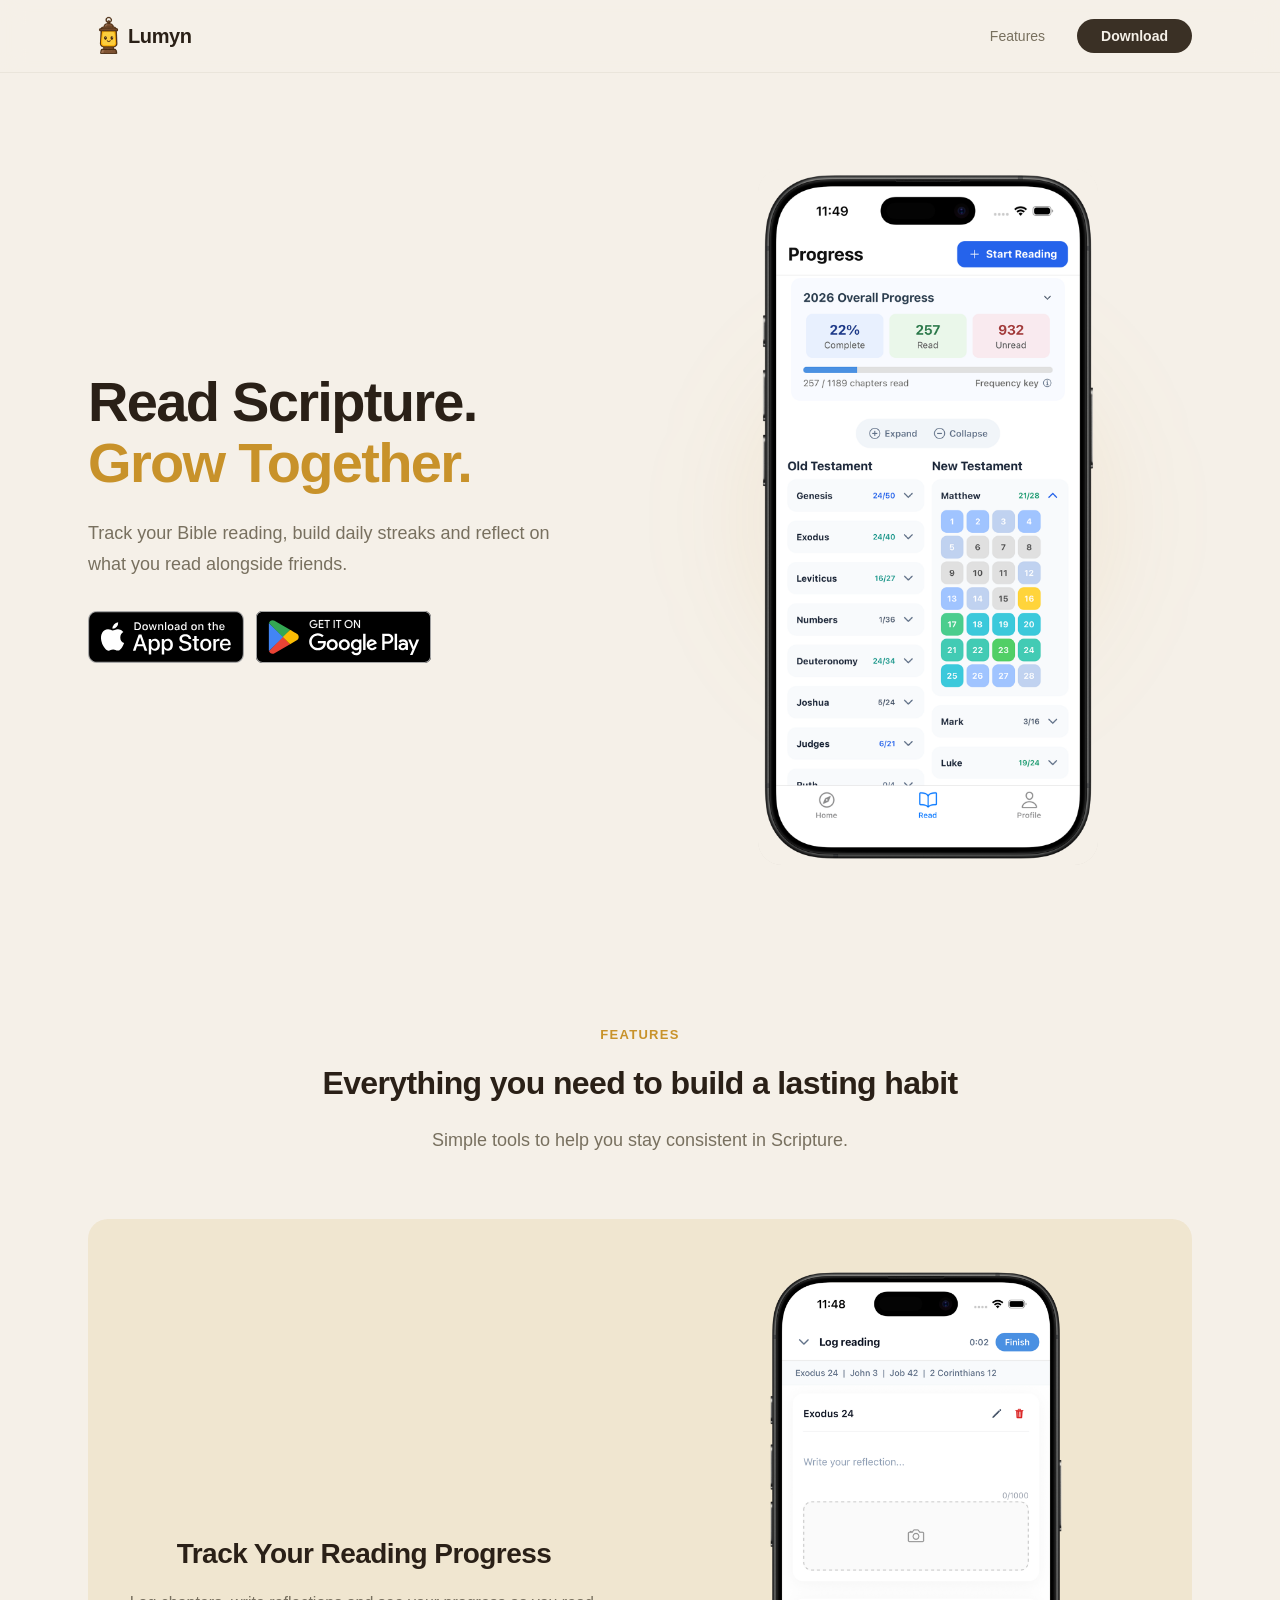
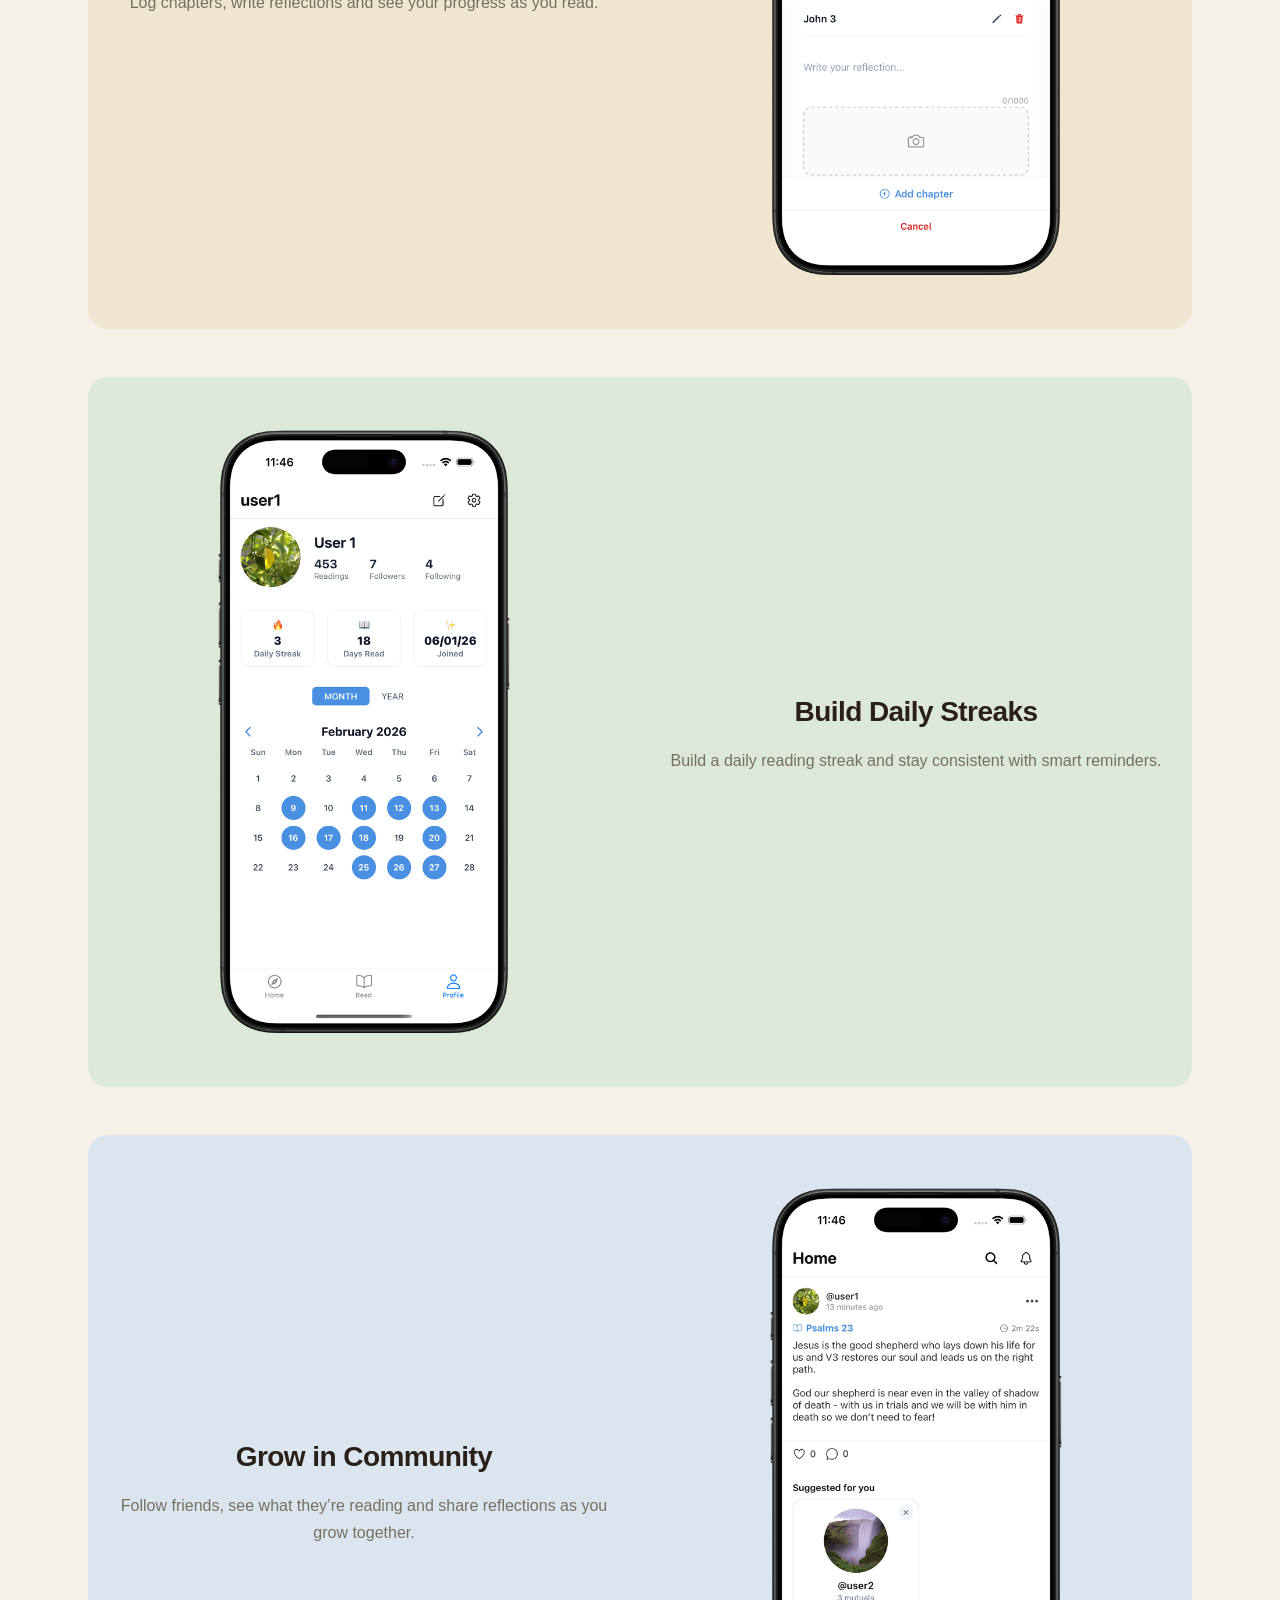
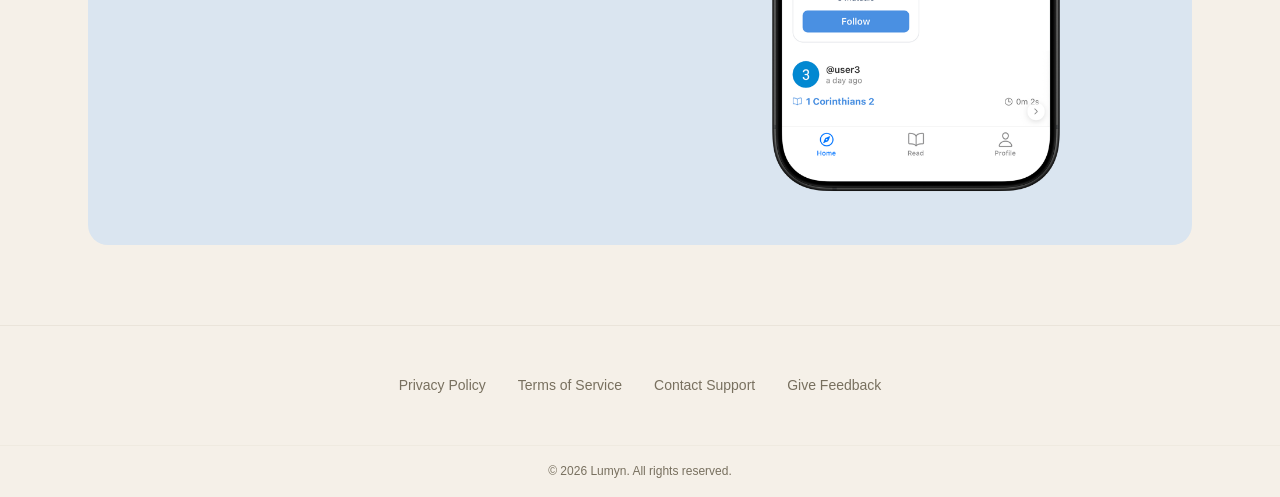
<file: index.html>
<!doctype html>
<html lang="en">
  <head>
    <meta charset="UTF-8" />
    <meta name="viewport" content="width=device-width, initial-scale=1.0" />
    <meta name="theme-color" content="#f5f0e8" />
    <title>Lumyn &ndash; Read Scripture. Grow Together</title>
    <meta
      name="description"
      content="Lumyn helps you stay consistent reading the Bible with daily streaks, reflections, reminders, and community accountability."
    />
    <meta
      property="og:title"
      content="Lumyn — Read Scripture. Grow Together."
    />
    <meta
      property="og:description"
      content="Track your Bible reading, build daily streaks, and grow in Scripture alongside friends."
    />
    <meta property="og:type" content="website" />
    <meta property="og:url" content="https://getlumyn.app" />
    <link rel="stylesheet" href="/styles.css" />
  </head>

  <body>
    <!-- ========================================
         NAVBAR
         ======================================== -->
    <header class="navbar">
      <div class="container">
        <nav class="navbar-inner" aria-label="Main navigation">
          <!-- Logo -->
          <a href="/" class="logo-link" aria-label="Lumyn home">
            <img
              src="/assets/lumyn-transparent 2.png"
              alt="Lumyn logo"
              class="logo-image"
            />
            <span class="logo-text">Lumyn</span>
          </a>

          <!-- Desktop nav links -->
          <div class="nav-links-desktop">
            <a href="#features" class="nav-link">Features</a>
            <!-- <a href="#testimonials" class="nav-link">Community</a> -->
            <a href="#download-buttons" class="btn btn-primary nav-download-btn"
              >Download</a
            >
          </div>

          <!-- Mobile hamburger -->
          <button
            class="mobile-toggle"
            id="mobile-toggle"
            aria-expanded="false"
            aria-label="Toggle menu"
          >
            <svg id="menu-icon" viewBox="0 0 24 24">
              <line x1="3" y1="6" x2="21" y2="6" />
              <line x1="3" y1="12" x2="21" y2="12" />
              <line x1="3" y1="18" x2="21" y2="18" />
            </svg>
            <svg id="close-icon" viewBox="0 0 24 24" style="display: none">
              <line x1="18" y1="6" x2="6" y2="18" />
              <line x1="6" y1="6" x2="18" y2="18" />
            </svg>
          </button>
        </nav>

        <!-- Mobile menu -->
        <div class="mobile-menu" id="mobile-menu">
          <div class="mobile-menu-links">
            <a href="#features">Features</a>
            <!-- <a href="#how-it-works">How It Works</a> -->
            <!-- <a href="#testimonials">Community</a> -->
            <a href="#download-buttons" class="btn btn-primary nav-download-btn"
              >Download</a
            >
          </div>
        </div>
      </div>
    </header>

    <main>
      <!-- ========================================
           HERO SECTION
           ======================================== -->
      <section class="hero">
        <div class="container">
          <div class="hero-inner">
            <!-- Text content -->
            <div class="hero-content">
              <!-- Badge -->
              <!-- <div class="hero-badge">
                <span class="hero-badge-dot" aria-hidden="true"></span>
                Now available on iOS &amp; Android
              </div> -->

              <h1>
                Read Scripture.<br />
                <span class="accent-text">Grow Together.</span>
              </h1>
              <p class="hero-description">
                Track your Bible reading, build daily streaks and reflect on
                what you read alongside friends.
              </p>

              <!-- CTAs -->
              <div class="hero-buttons" id="download-buttons">
                <a
                  href="https://apps.apple.com/au/app/lumyn/id6757076554"
                  target="_blank"
                  rel="noopener noreferrer"
                  class="store-button"
                >
                  <img
                    src="/assets/appStoreBadge.svg"
                    alt="Download on the App Store"
                  />
                </a>

                <a
                  href="https://play.google.com/store/apps/details?id=com.razzledazzle2.bibletrack"
                  target="_blank"
                  rel="noopener noreferrer"
                  class="store-button"
                >
                  <img
                    src="/assets/googleStoreBadge.svg"
                    alt="Get it on Google Play"
                  />
                </a>
              </div>

              <!-- Social proof -->
              <!-- <div class="hero-social-proof">
                <div class="avatar-stack" aria-hidden="true">
                  <div class="avatar">A</div>
                  <div class="avatar">B</div>
                  <div class="avatar">C</div>
                  <div class="avatar">D</div>
                </div>
                <p>
                  <strong>2,400+</strong> readers building daily habits
                </p>
              </div> -->
            </div>

            <!-- Hero image -->
            <div class="hero-image-wrapper">
              <div class="hero-glow" aria-hidden="true"></div>

              <div class="image-loader">
                <img
                  src="/assets/progressExpanded.png"
                  alt="Lumyn app dashboard showing reading progress and daily streak counter"
                  width="340"
                  height="680"
                  onload="this.parentElement.classList.add('loaded')"
                />
              </div>
            </div>
          </div>
        </div>
      </section>

      <!-- ========================================
           STATS BAR
           ======================================== -->
      <!-- <section class="stats-bar" aria-label="App statistics">
        <div class="container">
          <div class="stats-grid">
            <div class="stat-item">
              <svg class="stat-icon" viewBox="0 0 24 24" aria-hidden="true">
                <path d="M4 19.5v-15A2.5 2.5 0 0 1 6.5 2H20v20H6.5a2.5 2.5 0 0 1 0-5H20" />
              </svg>
              <p class="stat-value">1.2M+</p>
              <p class="stat-label">Chapters Read</p>
            </div>
            <div class="stat-item">
              <svg class="stat-icon" viewBox="0 0 24 24" aria-hidden="true">
                <path
                  d="M8.5 14.5A2.5 2.5 0 0 0 11 12c0-1.38-.5-2-1-3-1.072-2.143-.224-4.054 2-6 .5 2.5 2 4.9 4 6.5 2 1.6 3 3.5 3 5.5a7 7 0 1 1-14 0c0-1.153.433-2.294 1-3a2.5 2.5 0 0 0 2.5 2.5z"
                />
              </svg>
              <p class="stat-value">89%</p>
              <p class="stat-label">Users Keep Their Streak</p>
            </div>
            <div class="stat-item">
              <svg class="stat-icon" viewBox="0 0 24 24" aria-hidden="true">
                <path d="M16 21v-2a4 4 0 0 0-4-4H6a4 4 0 0 0-4 4v2" />
                <circle cx="9" cy="7" r="4" />
                <path d="M22 21v-2a4 4 0 0 0-3-3.87" />
                <path d="M16 3.13a4 4 0 0 1 0 7.75" />
              </svg>
              <p class="stat-value">2,400+</p>
              <p class="stat-label">Active Community Members</p>
            </div>
          </div>
        </div>
      </section> -->

      <!-- ========================================
           FEATURES SECTION
           ======================================== -->
      <section class="features-section" id="features">
        <div class="container">
          <!-- Section header -->
          <div class="section-header">
            <p class="section-label">Features</p>
            <h2 class="section-title">
              Everything you need to build a lasting habit
            </h2>
            <p class="section-description">
              Simple tools to help you stay consistent in Scripture.
            </p>
          </div>

          <!-- Feature rows -->
          <div class="feature-rows">
            <!-- Feature 1: Reading -->
            <div class="feature-row bg-warm">
              <div class="feature-row-inner">
                <div class="feature-text">
                  <!-- <div class="feature-badge">
                    <svg
                      class="feature-badge-icon"
                      viewBox="0 0 24 24"
                      aria-hidden="true"
                    >
                      <path
                        d="M4 19.5v-15A2.5 2.5 0 0 1 6.5 2H20v20H6.5a2.5 2.5 0 0 1 0-5H20"
                      />
                    </svg>
                    Track Progress
                  </div> -->
                  <h3 class="feature-title">Track Your Reading Progress</h3>
                  <p class="feature-description">
                    Log chapters, write reflections and see your progress as you
                    read.
                  </p>
                  <!-- <ul class="feature-highlights" role="list">
                    <li class="feature-highlight">
                      <svg
                        class="check-icon"
                        viewBox="0 0 24 24"
                        aria-hidden="true"
                      >
                        <path d="M22 11.08V12a10 10 0 1 1-5.93-9.14" />
                        <polyline points="22 4 12 14.01 9 11.01" />
                      </svg>
                      Track every chapter you read
                    </li>
                    <li class="feature-highlight">
                      <svg
                        class="check-icon"
                        viewBox="0 0 24 24"
                        aria-hidden="true"
                      >
                        <path d="M22 11.08V12a10 10 0 1 1-5.93-9.14" />
                        <polyline points="22 4 12 14.01 9 11.01" />
                      </svg>
                      See book-by-book progress
                    </li>
                    <li class="feature-highlight">
                      <svg
                        class="check-icon"
                        viewBox="0 0 24 24"
                        aria-hidden="true"
                      >
                        <path d="M22 11.08V12a10 10 0 1 1-5.93-9.14" />
                        <polyline points="22 4 12 14.01 9 11.01" />
                      </svg>
                      Set your own daily reading goals
                    </li>
                  </ul> -->
                </div>
                <div class="feature-image">
                  <div class="image-loader">
                    <img
                      src="/assets/logReading.png"
                      alt="Lumyn app reading tracker showing Bible book progress with completion bars"
                      width="300"
                      height="600"
                      onload="this.parentElement.classList.add('loaded')"
                    />
                  </div>
                </div>
              </div>
            </div>

            <!-- Feature 2: Streaks (reversed) -->
            <div class="feature-row reverse bg-sage">
              <div class="feature-row-inner">
                <div class="feature-text">
                  <!-- <div class="feature-badge">
                    <svg
                      class="feature-badge-icon"
                      viewBox="0 0 24 24"
                      aria-hidden="true"
                    >
                      <path
                        d="M8.5 14.5A2.5 2.5 0 0 0 11 12c0-1.38-.5-2-1-3-1.072-2.143-.224-4.054 2-6 .5 2.5 2 4.9 4 6.5 2 1.6 3 3.5 3 5.5a7 7 0 1 1-14 0c0-1.153.433-2.294 1-3a2.5 2.5 0 0 0 2.5 2.5z"
                      />
                    </svg>
                    Stay Motivated
                  </div> -->
                  <h3 class="feature-title">Build Daily Streaks</h3>
                  <p class="feature-description">
                    Build a daily reading streak and stay consistent with smart
                    reminders.
                  </p>
                  <!-- <ul class="feature-highlights" role="list">
                    <li class="feature-highlight">
                      <svg
                        class="check-icon"
                        viewBox="0 0 24 24"
                        aria-hidden="true"
                      >
                        <path d="M22 11.08V12a10 10 0 1 1-5.93-9.14" />
                        <polyline points="22 4 12 14.01 9 11.01" />
                      </svg>
                      Daily reading streak counter
                    </li>
                    <li class="feature-highlight">
                      <svg
                        class="check-icon"
                        viewBox="0 0 24 24"
                        aria-hidden="true"
                      >
                        <path d="M22 11.08V12a10 10 0 1 1-5.93-9.14" />
                        <polyline points="22 4 12 14.01 9 11.01" />
                      </svg>
                      Smart reminders at your best time
                    </li>
                    <li class="feature-highlight">
                      <svg
                        class="check-icon"
                        viewBox="0 0 24 24"
                        aria-hidden="true"
                      >
                        <path d="M22 11.08V12a10 10 0 1 1-5.93-9.14" />
                        <polyline points="22 4 12 14.01 9 11.01" />
                      </svg>
                      Weekly and monthly milestones
                    </li>
                  </ul> -->
                </div>
                <div class="feature-image">
                  <div class="image-loader">
                    <img
                      src="/assets/profilePage.png"
                      alt="Lumyn app streak screen showing a 42-day reading streak with weekly calendar view"
                      width="300"
                      height="600"
                      onload="this.parentElement.classList.add('loaded')"
                    />
                  </div>
                </div>
              </div>
            </div>

            <!-- Feature 3: Community -->
            <div class="feature-row bg-sky">
              <div class="feature-row-inner">
                <div class="feature-text">
                  <!-- <div class="feature-badge">
                    <svg
                      class="feature-badge-icon"
                      viewBox="0 0 24 24"
                      aria-hidden="true"
                    >
                      <path d="M16 21v-2a4 4 0 0 0-4-4H6a4 4 0 0 0-4 4v2" />
                      <circle cx="9" cy="7" r="4" />
                      <path d="M22 21v-2a4 4 0 0 0-3-3.87" />
                      <path d="M16 3.13a4 4 0 0 1 0 7.75" />
                    </svg>
                    Grow Together
                  </div> -->
                  <h3 class="feature-title">Grow in Community</h3>
                  <p class="feature-description">
                    Follow friends, see what they’re reading and share
                    reflections as you grow together.
                  </p>
                  <!-- <ul class="feature-highlights" role="list">
                    <li class="feature-highlight">
                      <svg
                        class="check-icon"
                        viewBox="0 0 24 24"
                        aria-hidden="true"
                      >
                        <path d="M22 11.08V12a10 10 0 1 1-5.93-9.14" />
                        <polyline points="22 4 12 14.01 9 11.01" />
                      </svg>
                      Follow friends and reading partners
                    </li>
                    <li class="feature-highlight">
                      <svg
                        class="check-icon"
                        viewBox="0 0 24 24"
                        aria-hidden="true"
                      >
                        <path d="M22 11.08V12a10 10 0 1 1-5.93-9.14" />
                        <polyline points="22 4 12 14.01 9 11.01" />
                      </svg>
                      Share reflections and highlights
                    </li>
                    <li class="feature-highlight">
                      <svg
                        class="check-icon"
                        viewBox="0 0 24 24"
                        aria-hidden="true"
                      >
                        <path d="M22 11.08V12a10 10 0 1 1-5.93-9.14" />
                        <polyline points="22 4 12 14.01 9 11.01" />
                      </svg>
                      Join reading groups for accountability
                    </li>
                  </ul> -->
                </div>
                <div class="feature-image">
                  <div class="image-loader">
                    <img
                      src="/assets/homePage.png"
                      alt="Lumyn app community feed showing shared reflections from other readers"
                      width="300"
                      height="600"
                      onload="this.parentElement.classList.add('loaded')"
                    />
                  </div>
                </div>
              </div>
            </div>
          </div>
        </div>
      </section>

      <!-- ========================================
           TESTIMONIALS
           ======================================== -->
      <!-- <section class="testimonials-section" id="testimonials">
        <div class="container">
          <div class="section-header">
            <p class="section-label">Community</p>
            <h2 class="section-title">Loved by readers everywhere</h2>
            <p class="section-description">
              Join thousands of people who are building lasting Scripture habits
              with Lumyn.
            </p>
          </div>

          <div class="testimonials-grid">
            <figure class="testimonial-card">
              <div class="testimonial-stars" aria-label="5 out of 5 stars">
                <svg class="star-icon" viewBox="0 0 24 24" aria-hidden="true">
                  <polygon
                    points="12 2 15.09 8.26 22 9.27 17 14.14 18.18 21.02 12 17.77 5.82 21.02 7 14.14 2 9.27 8.91 8.26 12 2"
                  />
                </svg>
                <svg class="star-icon" viewBox="0 0 24 24" aria-hidden="true">
                  <polygon
                    points="12 2 15.09 8.26 22 9.27 17 14.14 18.18 21.02 12 17.77 5.82 21.02 7 14.14 2 9.27 8.91 8.26 12 2"
                  />
                </svg>
                <svg class="star-icon" viewBox="0 0 24 24" aria-hidden="true">
                  <polygon
                    points="12 2 15.09 8.26 22 9.27 17 14.14 18.18 21.02 12 17.77 5.82 21.02 7 14.14 2 9.27 8.91 8.26 12 2"
                  />
                </svg>
                <svg class="star-icon" viewBox="0 0 24 24" aria-hidden="true">
                  <polygon
                    points="12 2 15.09 8.26 22 9.27 17 14.14 18.18 21.02 12 17.77 5.82 21.02 7 14.14 2 9.27 8.91 8.26 12 2"
                  />
                </svg>
                <svg class="star-icon" viewBox="0 0 24 24" aria-hidden="true">
                  <polygon
                    points="12 2 15.09 8.26 22 9.27 17 14.14 18.18 21.02 12 17.77 5.82 21.02 7 14.14 2 9.27 8.91 8.26 12 2"
                  />
                </svg>
              </div>
              <blockquote class="testimonial-quote">
                &ldquo;Lumyn completely transformed my quiet time. The streak
                feature keeps me accountable, and I love seeing my progress grow
                week by week.&rdquo;
              </blockquote>
              <figcaption class="testimonial-author">
                <div class="author-avatar">S</div>
                <div>
                  <p class="author-name">Sarah M.</p>
                  <p class="author-role">Daily reader for 6 months</p>
                </div>
              </figcaption>
            </figure>

            <figure class="testimonial-card">
              <div class="testimonial-stars" aria-label="5 out of 5 stars">
                <svg class="star-icon" viewBox="0 0 24 24" aria-hidden="true">
                  <polygon
                    points="12 2 15.09 8.26 22 9.27 17 14.14 18.18 21.02 12 17.77 5.82 21.02 7 14.14 2 9.27 8.91 8.26 12 2"
                  />
                </svg>
                <svg class="star-icon" viewBox="0 0 24 24" aria-hidden="true">
                  <polygon
                    points="12 2 15.09 8.26 22 9.27 17 14.14 18.18 21.02 12 17.77 5.82 21.02 7 14.14 2 9.27 8.91 8.26 12 2"
                  />
                </svg>
                <svg class="star-icon" viewBox="0 0 24 24" aria-hidden="true">
                  <polygon
                    points="12 2 15.09 8.26 22 9.27 17 14.14 18.18 21.02 12 17.77 5.82 21.02 7 14.14 2 9.27 8.91 8.26 12 2"
                  />
                </svg>
                <svg class="star-icon" viewBox="0 0 24 24" aria-hidden="true">
                  <polygon
                    points="12 2 15.09 8.26 22 9.27 17 14.14 18.18 21.02 12 17.77 5.82 21.02 7 14.14 2 9.27 8.91 8.26 12 2"
                  />
                </svg>
                <svg class="star-icon" viewBox="0 0 24 24" aria-hidden="true">
                  <polygon
                    points="12 2 15.09 8.26 22 9.27 17 14.14 18.18 21.02 12 17.77 5.82 21.02 7 14.14 2 9.27 8.91 8.26 12 2"
                  />
                </svg>
              </div>
              <blockquote class="testimonial-quote">
                &ldquo;Our small group uses Lumyn to stay connected between
                meetings. The shared reflections feature has deepened our
                conversations so much.&rdquo;
              </blockquote>
              <figcaption class="testimonial-author">
                <div class="author-avatar">D</div>
                <div>
                  <p class="author-name">David K.</p>
                  <p class="author-role">Community group leader</p>
                </div>
              </figcaption>
            </figure>

            <figure class="testimonial-card">
              <div class="testimonial-stars" aria-label="5 out of 5 stars">
                <svg class="star-icon" viewBox="0 0 24 24" aria-hidden="true">
                  <polygon
                    points="12 2 15.09 8.26 22 9.27 17 14.14 18.18 21.02 12 17.77 5.82 21.02 7 14.14 2 9.27 8.91 8.26 12 2"
                  />
                </svg>
                <svg class="star-icon" viewBox="0 0 24 24" aria-hidden="true">
                  <polygon
                    points="12 2 15.09 8.26 22 9.27 17 14.14 18.18 21.02 12 17.77 5.82 21.02 7 14.14 2 9.27 8.91 8.26 12 2"
                  />
                </svg>
                <svg class="star-icon" viewBox="0 0 24 24" aria-hidden="true">
                  <polygon
                    points="12 2 15.09 8.26 22 9.27 17 14.14 18.18 21.02 12 17.77 5.82 21.02 7 14.14 2 9.27 8.91 8.26 12 2"
                  />
                </svg>
                <svg class="star-icon" viewBox="0 0 24 24" aria-hidden="true">
                  <polygon
                    points="12 2 15.09 8.26 22 9.27 17 14.14 18.18 21.02 12 17.77 5.82 21.02 7 14.14 2 9.27 8.91 8.26 12 2"
                  />
                </svg>
                <svg class="star-icon" viewBox="0 0 24 24" aria-hidden="true">
                  <polygon
                    points="12 2 15.09 8.26 22 9.27 17 14.14 18.18 21.02 12 17.77 5.82 21.02 7 14.14 2 9.27 8.91 8.26 12 2"
                  />
                </svg>
              </div>
              <blockquote class="testimonial-quote">
                &ldquo;I tried so many apps before Lumyn. This one just works.
                It's simple, beautiful, and doesn't overwhelm me with features I
                don't need.&rdquo;
              </blockquote>
              <figcaption class="testimonial-author">
                <div class="author-avatar">R</div>
                <div>
                  <p class="author-name">Rachel T.</p>
                  <p class="author-role">New to daily Bible reading</p>
                </div>
              </figcaption>
            </figure>
          </div>
        </div>
      </section> -->
    </main>

    <!-- ========================================
         FOOTER
         ======================================== -->
    <footer class="site-footer" role="contentinfo">
      <div class="container">
        <div class="footer-inner">
          <!-- Footer nav -->
          <nav class="footer-nav" aria-label="Footer navigation">
            <a href="/privacy">Privacy Policy</a>
            <a href="/terms">Terms of Service</a>
            <a href="/contact">Contact Support</a>
            <a
              href="https://lumyn.featurebase.app"
              target="_blank"
              rel="noopener"
            >
              Give Feedback
            </a>
          </nav>
        </div>
      </div>

      <!-- Bottom bar -->
      <div class="footer-bottom">
        <div class="container">
          <p>&copy; 2026 Lumyn. All rights reserved.</p>
        </div>
      </div>
    </footer>

    <!-- ========================================
         MINIMAL JAVASCRIPT (mobile menu toggle)
         ======================================== -->
    <script>
      (function () {
        var toggle = document.getElementById("mobile-toggle");
        var menu = document.getElementById("mobile-menu");
        var menuIcon = document.getElementById("menu-icon");
        var closeIcon = document.getElementById("close-icon");

        if (toggle && menu) {
          toggle.addEventListener("click", function () {
            var isOpen = menu.classList.contains("open");
            menu.classList.toggle("open");
            toggle.setAttribute("aria-expanded", String(!isOpen));
            menuIcon.style.display = isOpen ? "block" : "none";
            closeIcon.style.display = isOpen ? "none" : "block";
          });

          // Close on link click
          var links = menu.querySelectorAll("a");
          for (var i = 0; i < links.length; i++) {
            links[i].addEventListener("click", function () {
              menu.classList.remove("open");
              toggle.setAttribute("aria-expanded", "false");
              menuIcon.style.display = "block";
              closeIcon.style.display = "none";
            });
          }
          // close if screen resized
          window.addEventListener("resize", function () {
            if (window.innerWidth > 768) {
              menu.classList.remove("open");
              toggle.setAttribute("aria-expanded", "false");
              menuIcon.style.display = "block";
              closeIcon.style.display = "none";
            }
          });
        }
      })();
    </script>
  </body>
</html>
</file>
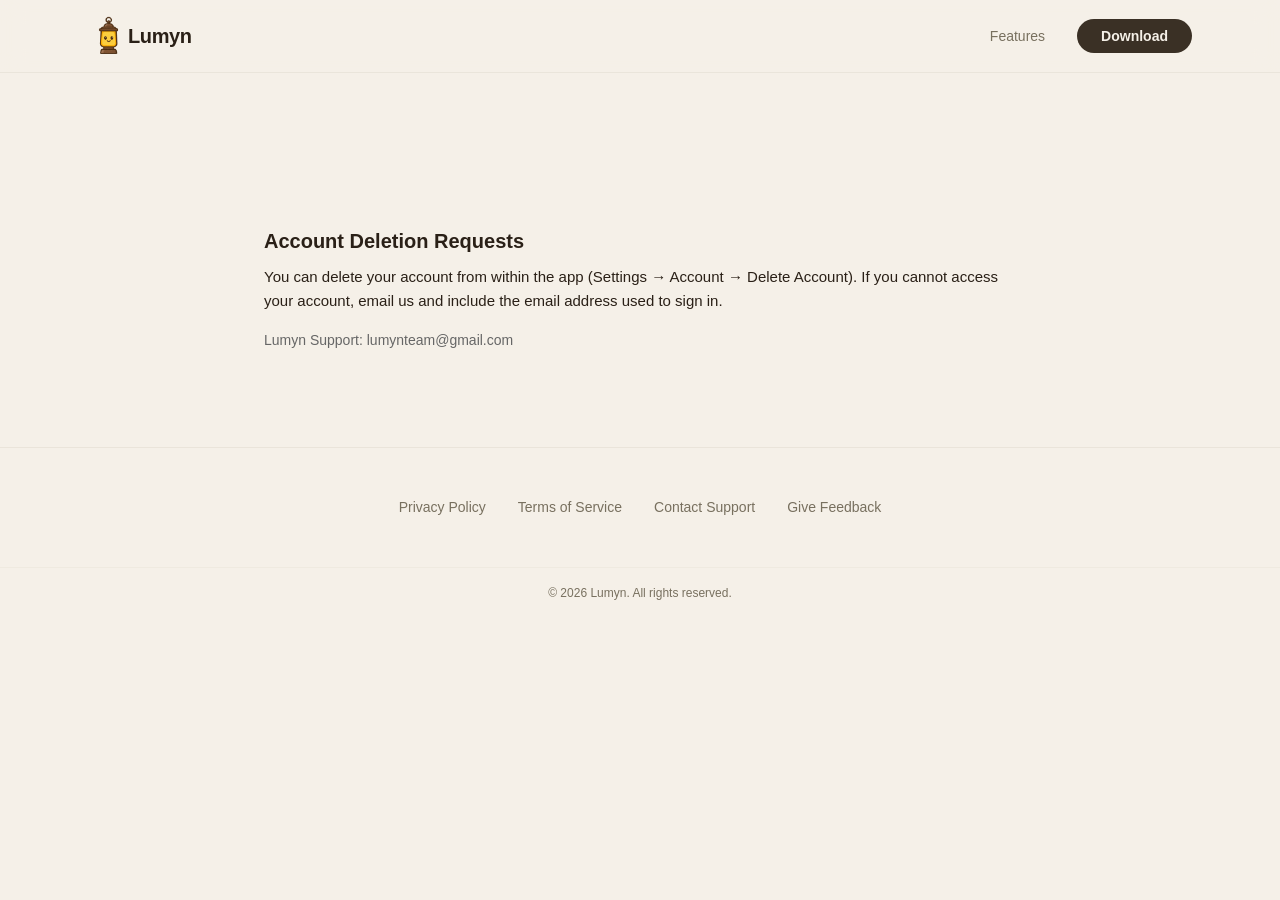
<file: account-deletion/index.html>
<!doctype html>
<html lang="en-AU">
  <head>
    <meta charset="UTF-8" />
    <meta name="viewport" content="width=device-width, initial-scale=1.0" />
    <meta name="theme-color" content="#f5f0e8" />
    <title>Lumyn – Contact Support</title>

    <link rel="stylesheet" href="/styles.css" />
  </head>

  <body>
    <!-- ========================================
         NAVBAR
         ======================================== -->
    <header class="navbar">
      <div class="container">
        <nav class="navbar-inner" aria-label="Main navigation">
          <a href="/" class="logo-link" aria-label="Lumyn home">
            <img
              src="/assets/lumyn-transparent 2.png"
              alt="Lumyn logo"
              class="logo-image"
            />
            <span class="logo-text">Lumyn</span>
          </a>

          <div class="nav-links-desktop">
            <a href="/#features" class="nav-link">Features</a>
            <a
              href="/#download-buttons"
              class="btn btn-primary nav-download-btn"
            >
              Download
            </a>
          </div>
        </nav>
      </div>
    </header>

    <!-- ========================================
         PAGE CONTENT
         ======================================== -->
    <main>
      <section class="legal-page">
        <div class="container legal-container">
          <h2>Account Deletion Requests</h2>

          <p>
            You can delete your account from within the app (Settings → Account
            → Delete Account). If you cannot access your account, email us and
            include the email address used to sign in.
          </p>

          <p class="muted">
            Lumyn Support:
            <a href="mailto:lumynteam@gmail.com">lumynteam@gmail.com</a>
          </p>
        </div>
      </section>
    </main>

    <!-- ========================================
         FOOTER
         ======================================== -->
    <footer class="site-footer" role="contentinfo">
      <div class="container">
        <div class="footer-inner">
          <nav class="footer-nav">
            <a href="/privacy">Privacy Policy</a>
            <a href="/terms">Terms of Service</a>
            <a href="/contact">Contact Support</a>
            <a
              href="https://lumyn.featurebase.app"
              target="_blank"
              rel="noopener"
            >
              Give Feedback
            </a>
          </nav>
        </div>
      </div>

      <div class="footer-bottom">
        <div class="container">
          <p>&copy; 2026 Lumyn. All rights reserved.</p>
        </div>
      </div>
    </footer>
  </body>
</html>
</file>
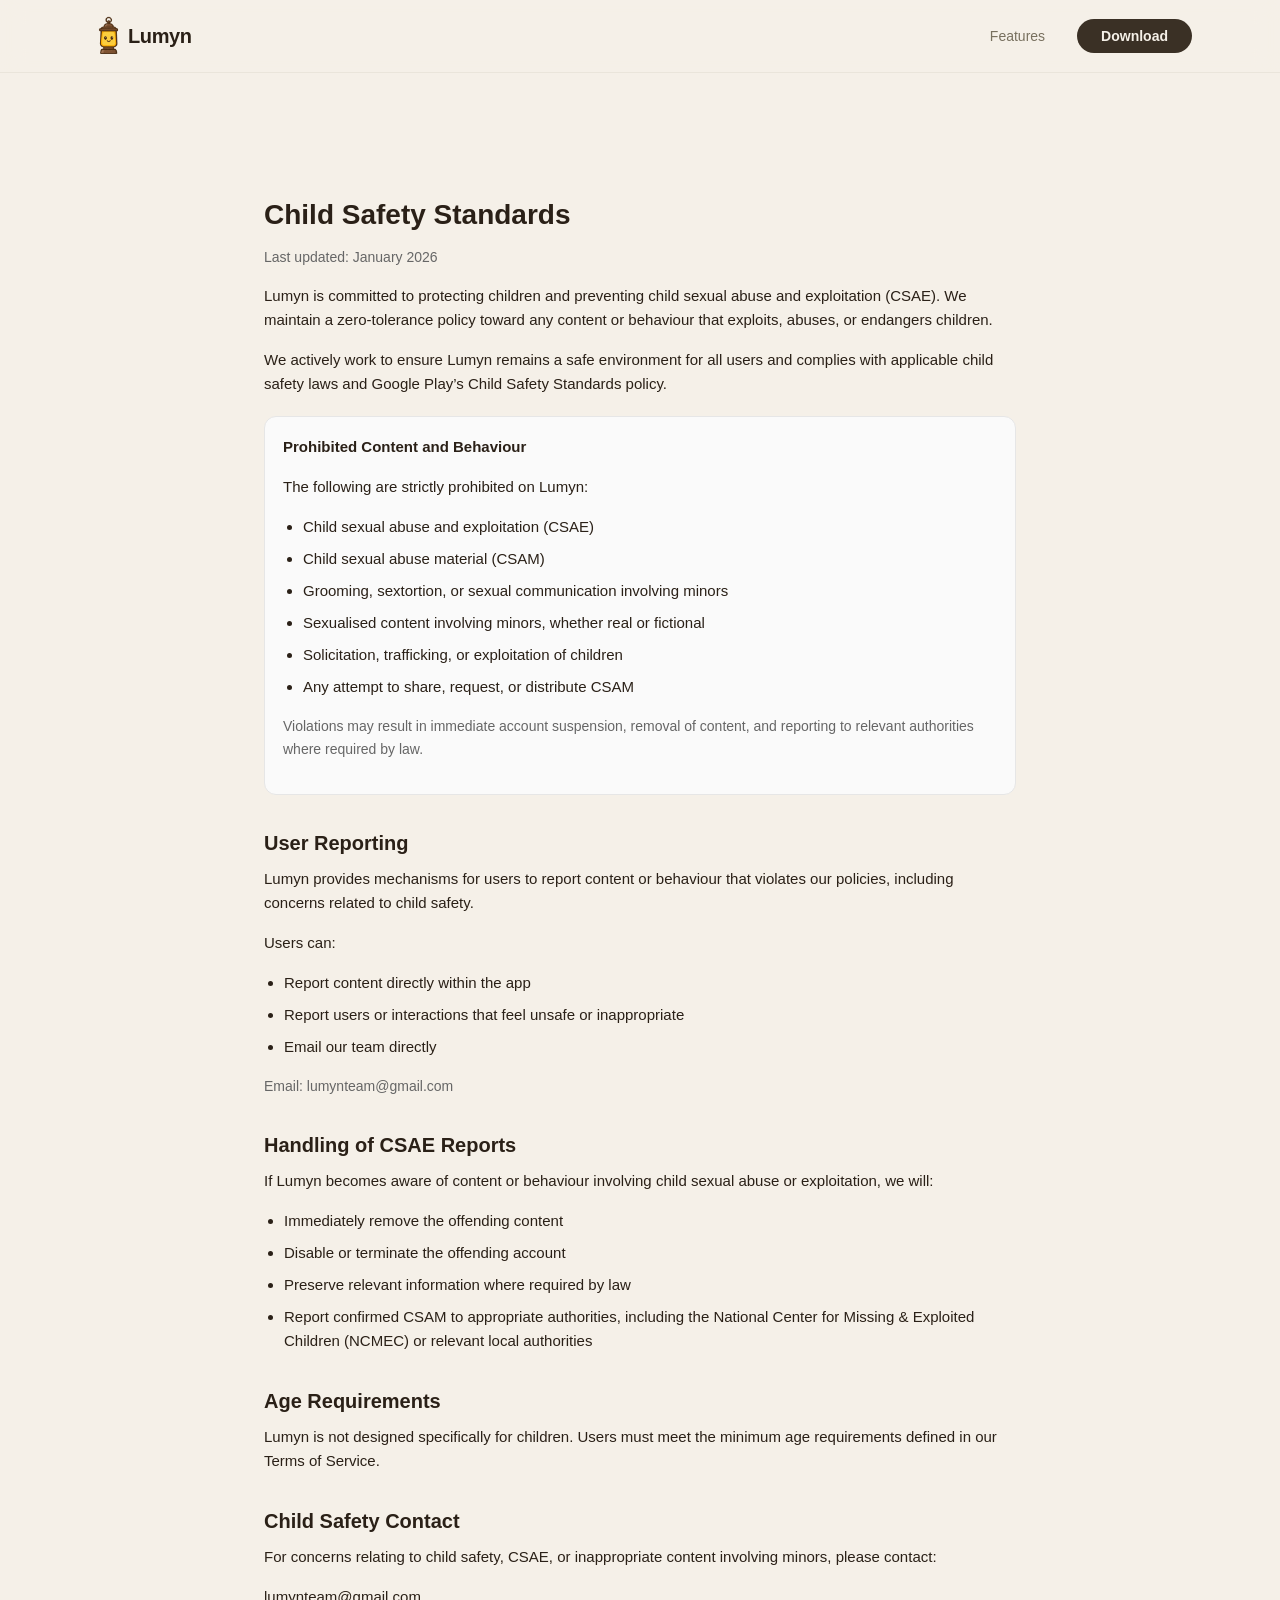
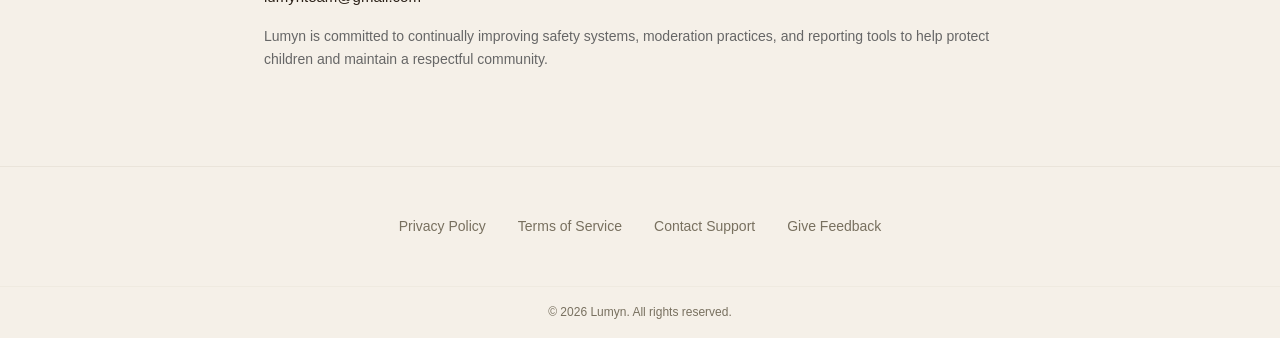
<file: child-safety-standards/index.html>
<!doctype html>
<html lang="en-AU">
  <head>
    <meta charset="UTF-8" />
    <meta name="viewport" content="width=device-width, initial-scale=1.0" />
    <meta name="theme-color" content="#f5f0e8" />
    <title>Lumyn – Child Safety Standards</title>

    <meta
      name="description"
      content="Lumyn Child Safety Standards and commitment to preventing child sexual abuse and exploitation."
    />

    <link rel="stylesheet" href="/styles.css" />
  </head>

  <body>
    <!-- ========================================
         NAVBAR
         ======================================== -->
    <header class="navbar">
      <div class="container">
        <nav class="navbar-inner" aria-label="Main navigation">
          <a href="/" class="logo-link" aria-label="Lumyn home">
            <img
              src="/assets/lumyn-transparent 2.png"
              alt="Lumyn logo"
              class="logo-image"
            />
            <span class="logo-text">Lumyn</span>
          </a>

          <div class="nav-links-desktop">
            <a href="/#features" class="nav-link">Features</a>
            <a
              href="/#download-buttons"
              class="btn btn-primary nav-download-btn"
            >
              Download
            </a>
          </div>
        </nav>
      </div>
    </header>

    <!-- ========================================
         PAGE CONTENT
         ======================================== -->
    <main>
      <section class="legal-page">
        <div class="container legal-container">
          <h1>Child Safety Standards</h1>
          <p class="muted">Last updated: January 2026</p>

          <p>
            Lumyn is committed to protecting children and preventing child
            sexual abuse and exploitation (CSAE). We maintain a zero-tolerance
            policy toward any content or behaviour that exploits, abuses, or
            endangers children.
          </p>

          <p>
            We actively work to ensure Lumyn remains a safe environment for all
            users and complies with applicable child safety laws and Google
            Play’s Child Safety Standards policy.
          </p>

          <div class="legal-card">
            <p class="legal-label">Prohibited Content and Behaviour</p>

            <p>The following are strictly prohibited on Lumyn:</p>

            <ul>
              <li>Child sexual abuse and exploitation (CSAE)</li>
              <li>Child sexual abuse material (CSAM)</li>
              <li>
                Grooming, sextortion, or sexual communication involving minors
              </li>
              <li>
                Sexualised content involving minors, whether real or fictional
              </li>
              <li>Solicitation, trafficking, or exploitation of children</li>
              <li>Any attempt to share, request, or distribute CSAM</li>
            </ul>

            <p class="muted">
              Violations may result in immediate account suspension, removal of
              content, and reporting to relevant authorities where required by
              law.
            </p>
          </div>

          <h2>User Reporting</h2>

          <p>
            Lumyn provides mechanisms for users to report content or behaviour
            that violates our policies, including concerns related to child
            safety.
          </p>

          <p>Users can:</p>

          <ul>
            <li>Report content directly within the app</li>
            <li>
              Report users or interactions that feel unsafe or inappropriate
            </li>
            <li>Email our team directly</li>
          </ul>

          <p class="muted">
            Email:
            <a href="mailto:lumynteam@gmail.com">lumynteam@gmail.com</a>
          </p>

          <h2>Handling of CSAE Reports</h2>

          <p>
            If Lumyn becomes aware of content or behaviour involving child
            sexual abuse or exploitation, we will:
          </p>

          <ul>
            <li>Immediately remove the offending content</li>
            <li>Disable or terminate the offending account</li>
            <li>Preserve relevant information where required by law</li>
            <li>
              Report confirmed CSAM to appropriate authorities, including the
              National Center for Missing & Exploited Children (NCMEC) or
              relevant local authorities
            </li>
          </ul>

          <h2>Age Requirements</h2>

          <p>
            Lumyn is not designed specifically for children. Users must meet the
            minimum age requirements defined in our Terms of Service.
          </p>

          <h2>Child Safety Contact</h2>

          <p>
            For concerns relating to child safety, CSAE, or inappropriate
            content involving minors, please contact:
          </p>

          <p>
            <a href="mailto:lumynteam@gmail.com"> lumynteam@gmail.com </a>
          </p>

          <p class="muted">
            Lumyn is committed to continually improving safety systems,
            moderation practices, and reporting tools to help protect children
            and maintain a respectful community.
          </p>
        </div>
      </section>
    </main>

    <!-- ========================================
         FOOTER
         ======================================== -->
    <footer class="site-footer" role="contentinfo">
      <div class="container">
        <div class="footer-inner">
          <nav class="footer-nav">
            <a href="/privacy">Privacy Policy</a>
            <a href="/terms">Terms of Service</a>
            <a href="/contact">Contact Support</a>
            <a
              href="https://lumyn.featurebase.app"
              target="_blank"
              rel="noopener"
            >
              Give Feedback
            </a>
          </nav>
        </div>
      </div>

      <div class="footer-bottom">
        <div class="container">
          <p>&copy; 2026 Lumyn. All rights reserved.</p>
        </div>
      </div>
    </footer>
  </body>
</html>
</file>
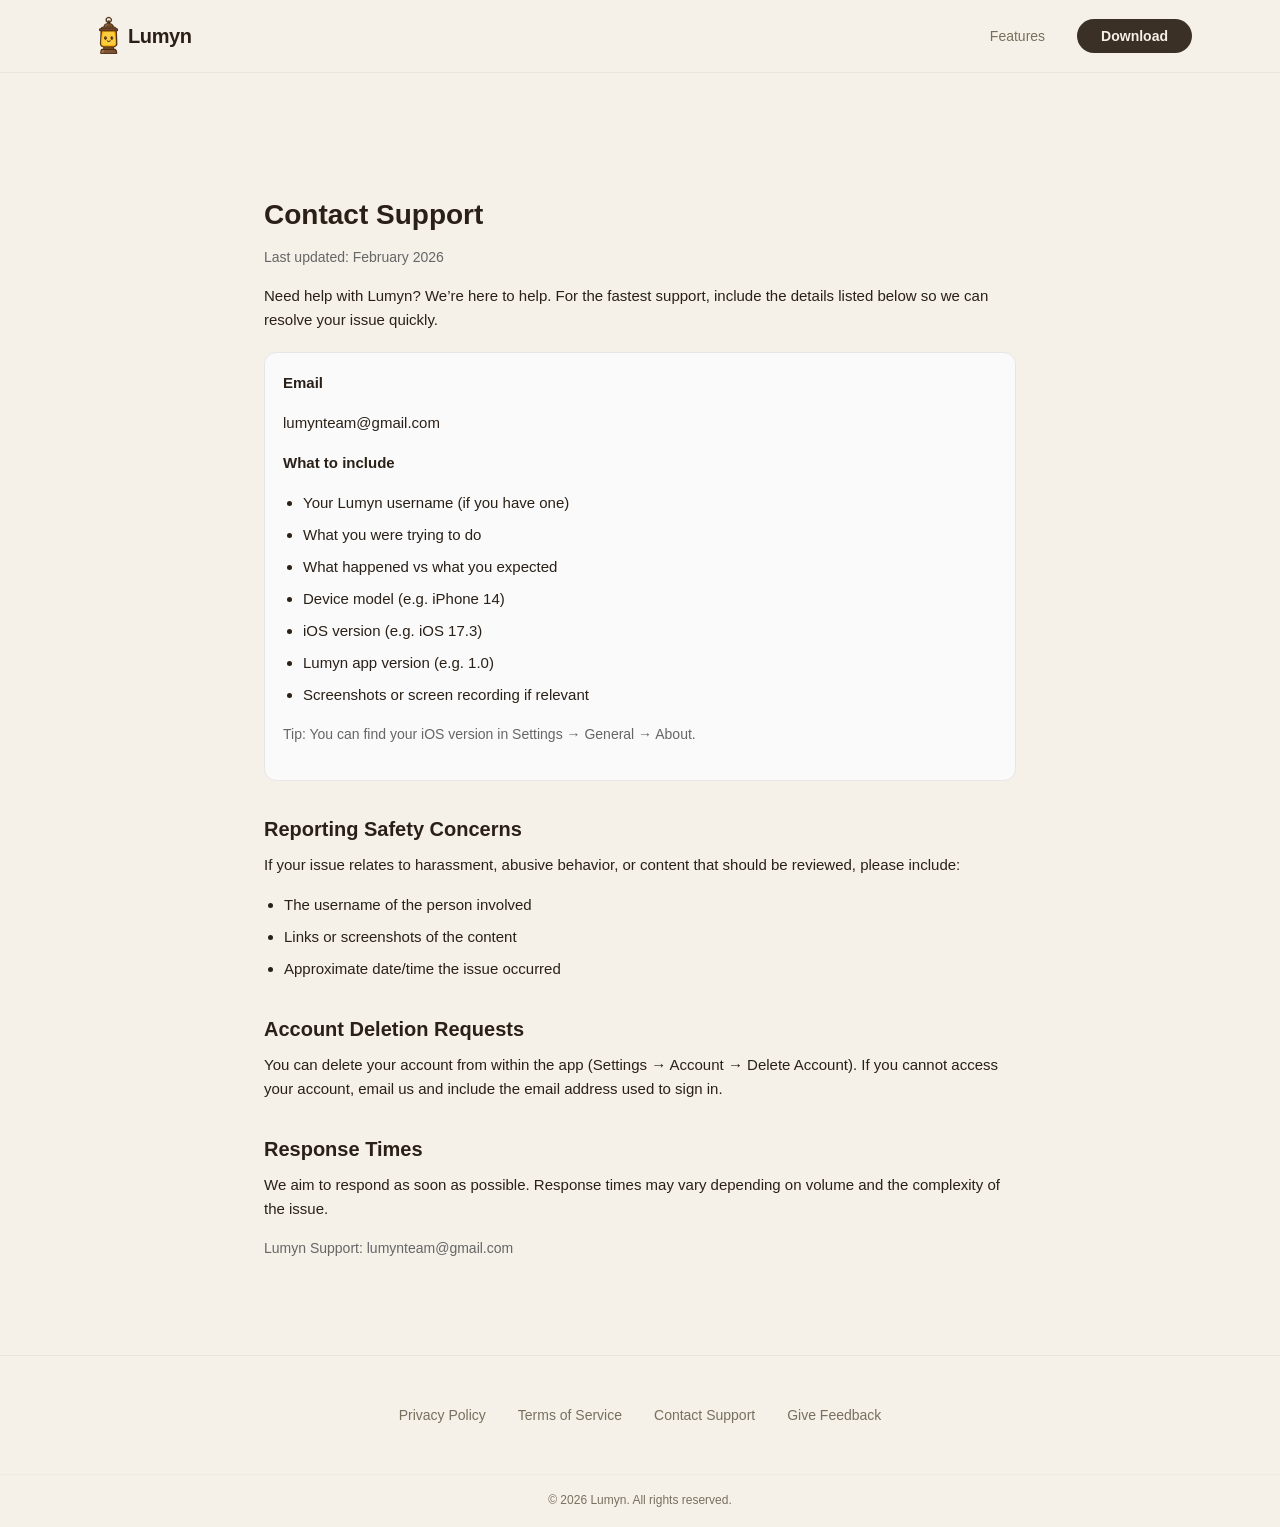
<file: contact/index.html>
<!doctype html>
<html lang="en-AU">
  <head>
    <meta charset="UTF-8" />
    <meta name="viewport" content="width=device-width, initial-scale=1.0" />
    <meta name="theme-color" content="#f5f0e8" />
    <title>Lumyn – Contact Support</title>

    <link rel="stylesheet" href="/styles.css" />
  </head>

  <body>
    <!-- ========================================
         NAVBAR
         ======================================== -->
    <header class="navbar">
      <div class="container">
        <nav class="navbar-inner" aria-label="Main navigation">
          <a href="/" class="logo-link" aria-label="Lumyn home">
            <img
              src="/assets/lumyn-transparent 2.png"
              alt="Lumyn logo"
              class="logo-image"
            />
            <span class="logo-text">Lumyn</span>
          </a>

          <div class="nav-links-desktop">
            <a href="/#features" class="nav-link">Features</a>
            <a
              href="/#download-buttons"
              class="btn btn-primary nav-download-btn"
            >
              Download
            </a>
          </div>
        </nav>
      </div>
    </header>

    <!-- ========================================
         PAGE CONTENT
         ======================================== -->
    <main>
      <section class="legal-page">
        <div class="container legal-container">
          <h1>Contact Support</h1>
          <p class="muted">Last updated: February 2026</p>

          <p>
            Need help with Lumyn? We’re here to help. For the fastest support,
            include the details listed below so we can resolve your issue
            quickly.
          </p>

          <div class="legal-card">
            <p class="legal-label">Email</p>

            <p>
              <a href="mailto:lumynteam@gmail.com"> lumynteam@gmail.com </a>
            </p>

            <p class="legal-label">What to include</p>

            <ul>
              <li>Your Lumyn username (if you have one)</li>
              <li>What you were trying to do</li>
              <li>What happened vs what you expected</li>
              <li>Device model (e.g. iPhone 14)</li>
              <li>iOS version (e.g. iOS 17.3)</li>
              <li>Lumyn app version (e.g. 1.0)</li>
              <li>Screenshots or screen recording if relevant</li>
            </ul>

            <p class="muted">
              Tip: You can find your iOS version in Settings → General → About.
            </p>
          </div>

          <h2>Reporting Safety Concerns</h2>

          <p>
            If your issue relates to harassment, abusive behavior, or content
            that should be reviewed, please include:
          </p>

          <ul>
            <li>The username of the person involved</li>
            <li>Links or screenshots of the content</li>
            <li>Approximate date/time the issue occurred</li>
          </ul>

          <h2>Account Deletion Requests</h2>

          <p>
            You can delete your account from within the app (Settings → Account
            → Delete Account). If you cannot access your account, email us and
            include the email address used to sign in.
          </p>

          <h2>Response Times</h2>

          <p>
            We aim to respond as soon as possible. Response times may vary
            depending on volume and the complexity of the issue.
          </p>

          <p class="muted">
            Lumyn Support:
            <a href="mailto:lumynteam@gmail.com">lumynteam@gmail.com</a>
          </p>
        </div>
      </section>
    </main>

    <!-- ========================================
         FOOTER
         ======================================== -->
    <footer class="site-footer" role="contentinfo">
      <div class="container">
        <div class="footer-inner">
          <nav class="footer-nav">
            <a href="/privacy">Privacy Policy</a>
            <a href="/terms">Terms of Service</a>
            <a href="/contact">Contact Support</a>
            <a
              href="https://lumyn.featurebase.app"
              target="_blank"
              rel="noopener"
            >
              Give Feedback
            </a>
          </nav>
        </div>
      </div>

      <div class="footer-bottom">
        <div class="container">
          <p>&copy; 2026 Lumyn. All rights reserved.</p>
        </div>
      </div>
    </footer>
  </body>
</html>
</file>
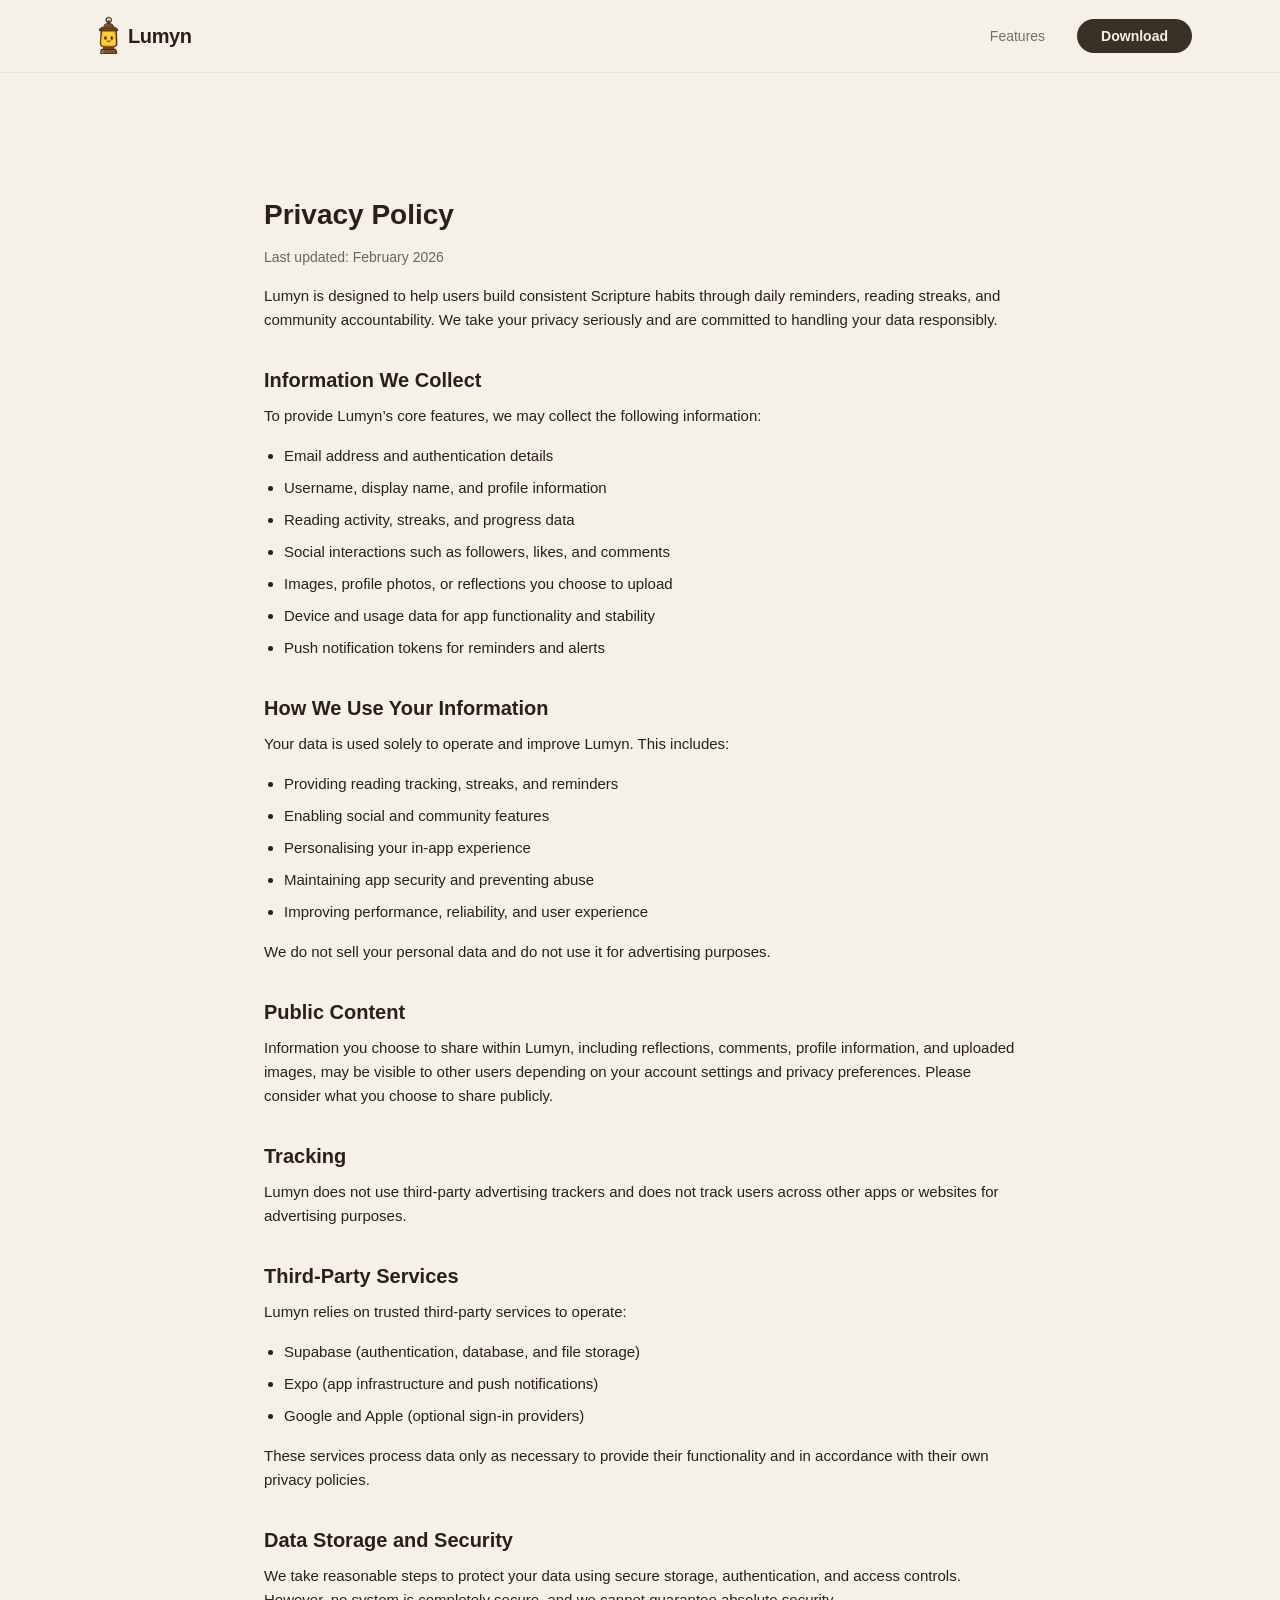
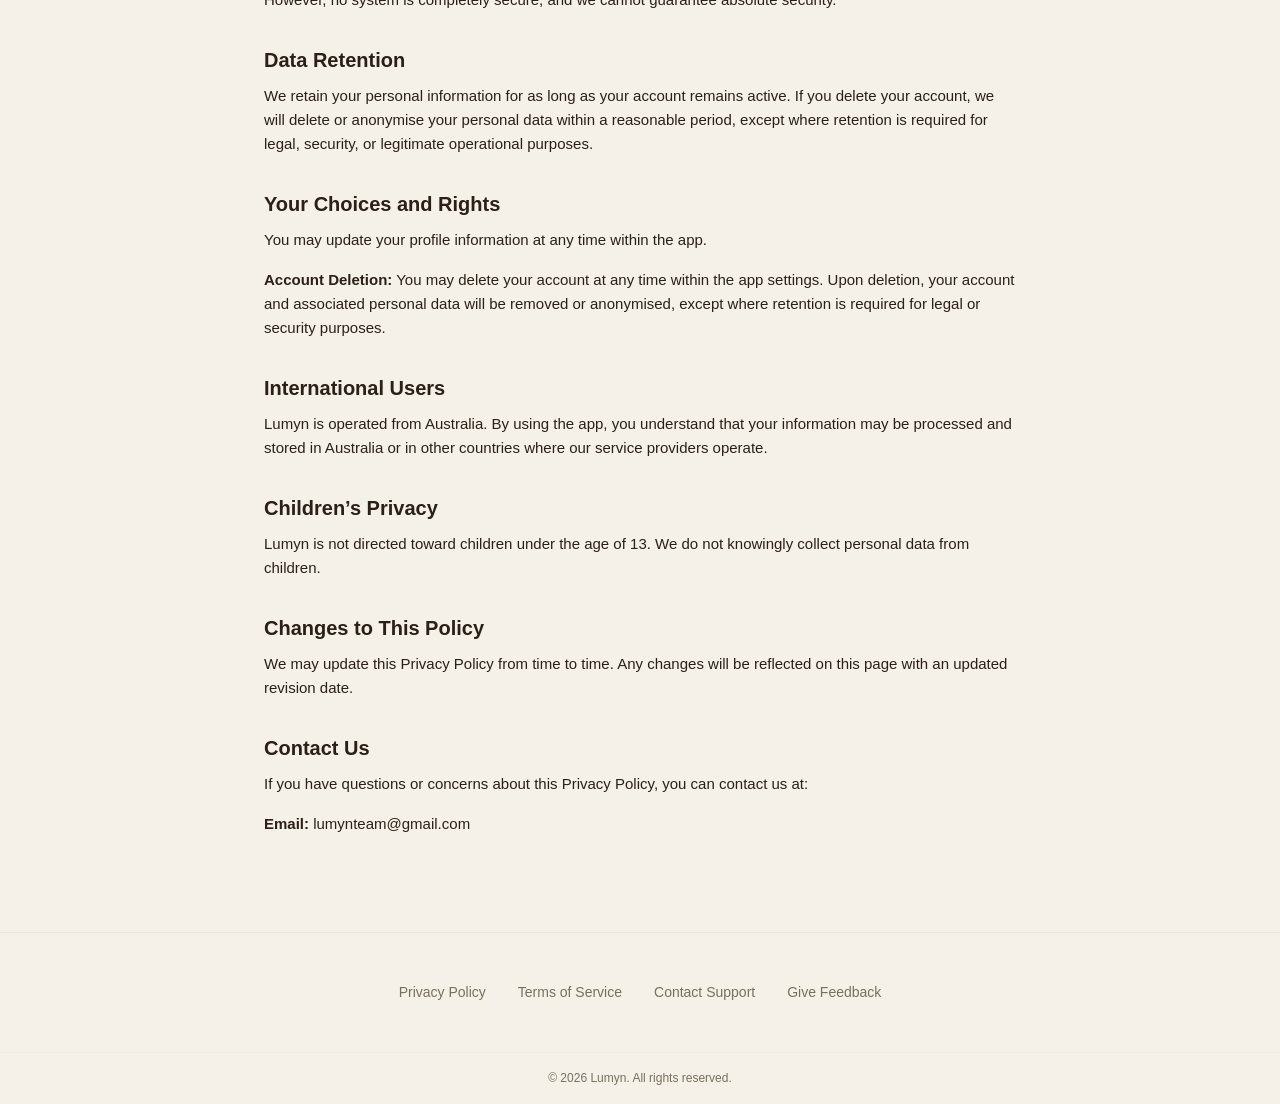
<file: privacy/index.html>
<!doctype html>
<html lang="en">
  <head>
    <meta charset="UTF-8" />
    <meta name="viewport" content="width=device-width, initial-scale=1.0" />
    <meta name="theme-color" content="#f5f0e8" />
    <title>Lumyn – Privacy Policy</title>

    <link rel="stylesheet" href="/styles.css" />
  </head>

  <body>
    <!-- ========================================
         NAVBAR
         ======================================== -->
    <header class="navbar">
      <div class="container">
        <nav class="navbar-inner" aria-label="Main navigation">
          <a href="/" class="logo-link" aria-label="Lumyn home">
            <img
              src="/assets/lumyn-transparent 2.png"
              alt="Lumyn logo"
              class="logo-image"
            />
            <span class="logo-text">Lumyn</span>
          </a>

          <div class="nav-links-desktop">
            <a href="/#features" class="nav-link">Features</a>
            <a
              href="/#download-buttons"
              class="btn btn-primary nav-download-btn"
            >
              Download
            </a>
          </div>
        </nav>
      </div>
    </header>

    <!-- ========================================
         PAGE CONTENT
         ======================================== -->
    <main>
      <section class="legal-page">
        <div class="container legal-container">
          <h1>Privacy Policy</h1>
          <p class="muted">Last updated: February 2026</p>

          <p>
            Lumyn is designed to help users build consistent Scripture habits
            through daily reminders, reading streaks, and community
            accountability. We take your privacy seriously and are committed to
            handling your data responsibly.
          </p>

          <h2>Information We Collect</h2>

          <p>
            To provide Lumyn’s core features, we may collect the following
            information:
          </p>

          <ul>
            <li>Email address and authentication details</li>
            <li>Username, display name, and profile information</li>
            <li>Reading activity, streaks, and progress data</li>
            <li>Social interactions such as followers, likes, and comments</li>
            <li>Images, profile photos, or reflections you choose to upload</li>
            <li>Device and usage data for app functionality and stability</li>
            <li>Push notification tokens for reminders and alerts</li>
          </ul>

          <h2>How We Use Your Information</h2>

          <p>
            Your data is used solely to operate and improve Lumyn. This
            includes:
          </p>

          <ul>
            <li>Providing reading tracking, streaks, and reminders</li>
            <li>Enabling social and community features</li>
            <li>Personalising your in-app experience</li>
            <li>Maintaining app security and preventing abuse</li>
            <li>Improving performance, reliability, and user experience</li>
          </ul>

          <p>
            We do not sell your personal data and do not use it for advertising
            purposes.
          </p>

          <h2>Public Content</h2>

          <p>
            Information you choose to share within Lumyn, including reflections,
            comments, profile information, and uploaded images, may be visible
            to other users depending on your account settings and privacy
            preferences. Please consider what you choose to share publicly.
          </p>

          <h2>Tracking</h2>

          <p>
            Lumyn does not use third-party advertising trackers and does not
            track users across other apps or websites for advertising purposes.
          </p>

          <h2>Third-Party Services</h2>

          <p>Lumyn relies on trusted third-party services to operate:</p>

          <ul>
            <li>Supabase (authentication, database, and file storage)</li>
            <li>Expo (app infrastructure and push notifications)</li>
            <li>Google and Apple (optional sign-in providers)</li>
          </ul>

          <p>
            These services process data only as necessary to provide their
            functionality and in accordance with their own privacy policies.
          </p>

          <h2>Data Storage and Security</h2>

          <p>
            We take reasonable steps to protect your data using secure storage,
            authentication, and access controls. However, no system is
            completely secure, and we cannot guarantee absolute security.
          </p>

          <h2>Data Retention</h2>

          <p>
            We retain your personal information for as long as your account
            remains active. If you delete your account, we will delete or
            anonymise your personal data within a reasonable period, except
            where retention is required for legal, security, or legitimate
            operational purposes.
          </p>

          <h2>Your Choices and Rights</h2>

          <p>
            You may update your profile information at any time within the app.
          </p>

          <p>
            <strong>Account Deletion:</strong> You may delete your account at
            any time within the app settings. Upon deletion, your account and
            associated personal data will be removed or anonymised, except where
            retention is required for legal or security purposes.
          </p>

          <h2>International Users</h2>

          <p>
            Lumyn is operated from Australia. By using the app, you understand
            that your information may be processed and stored in Australia or in
            other countries where our service providers operate.
          </p>

          <h2>Children’s Privacy</h2>

          <p>
            Lumyn is not directed toward children under the age of 13. We do not
            knowingly collect personal data from children.
          </p>

          <h2>Changes to This Policy</h2>

          <p>
            We may update this Privacy Policy from time to time. Any changes
            will be reflected on this page with an updated revision date.
          </p>

          <h2>Contact Us</h2>

          <p>
            If you have questions or concerns about this Privacy Policy, you can
            contact us at:
          </p>

          <p>
            <strong>Email:</strong>
            <a href="mailto:lumynteam@gmail.com">lumynteam@gmail.com</a>
          </p>
        </div>
      </section>
    </main>

    <!-- ========================================
         FOOTER
         ======================================== -->
    <footer class="site-footer" role="contentinfo">
      <div class="container">
        <div class="footer-inner">
          <nav class="footer-nav">
            <a href="/privacy">Privacy Policy</a>
            <a href="/terms">Terms of Service</a>
            <a href="/contact">Contact Support</a>
            <a
              href="https://lumyn.featurebase.app"
              target="_blank"
              rel="noopener"
            >
              Give Feedback
            </a>
          </nav>
        </div>
      </div>

      <div class="footer-bottom">
        <div class="container">
          <p>&copy; 2026 Lumyn. All rights reserved.</p>
        </div>
      </div>
    </footer>
  </body>
</html>
</file>
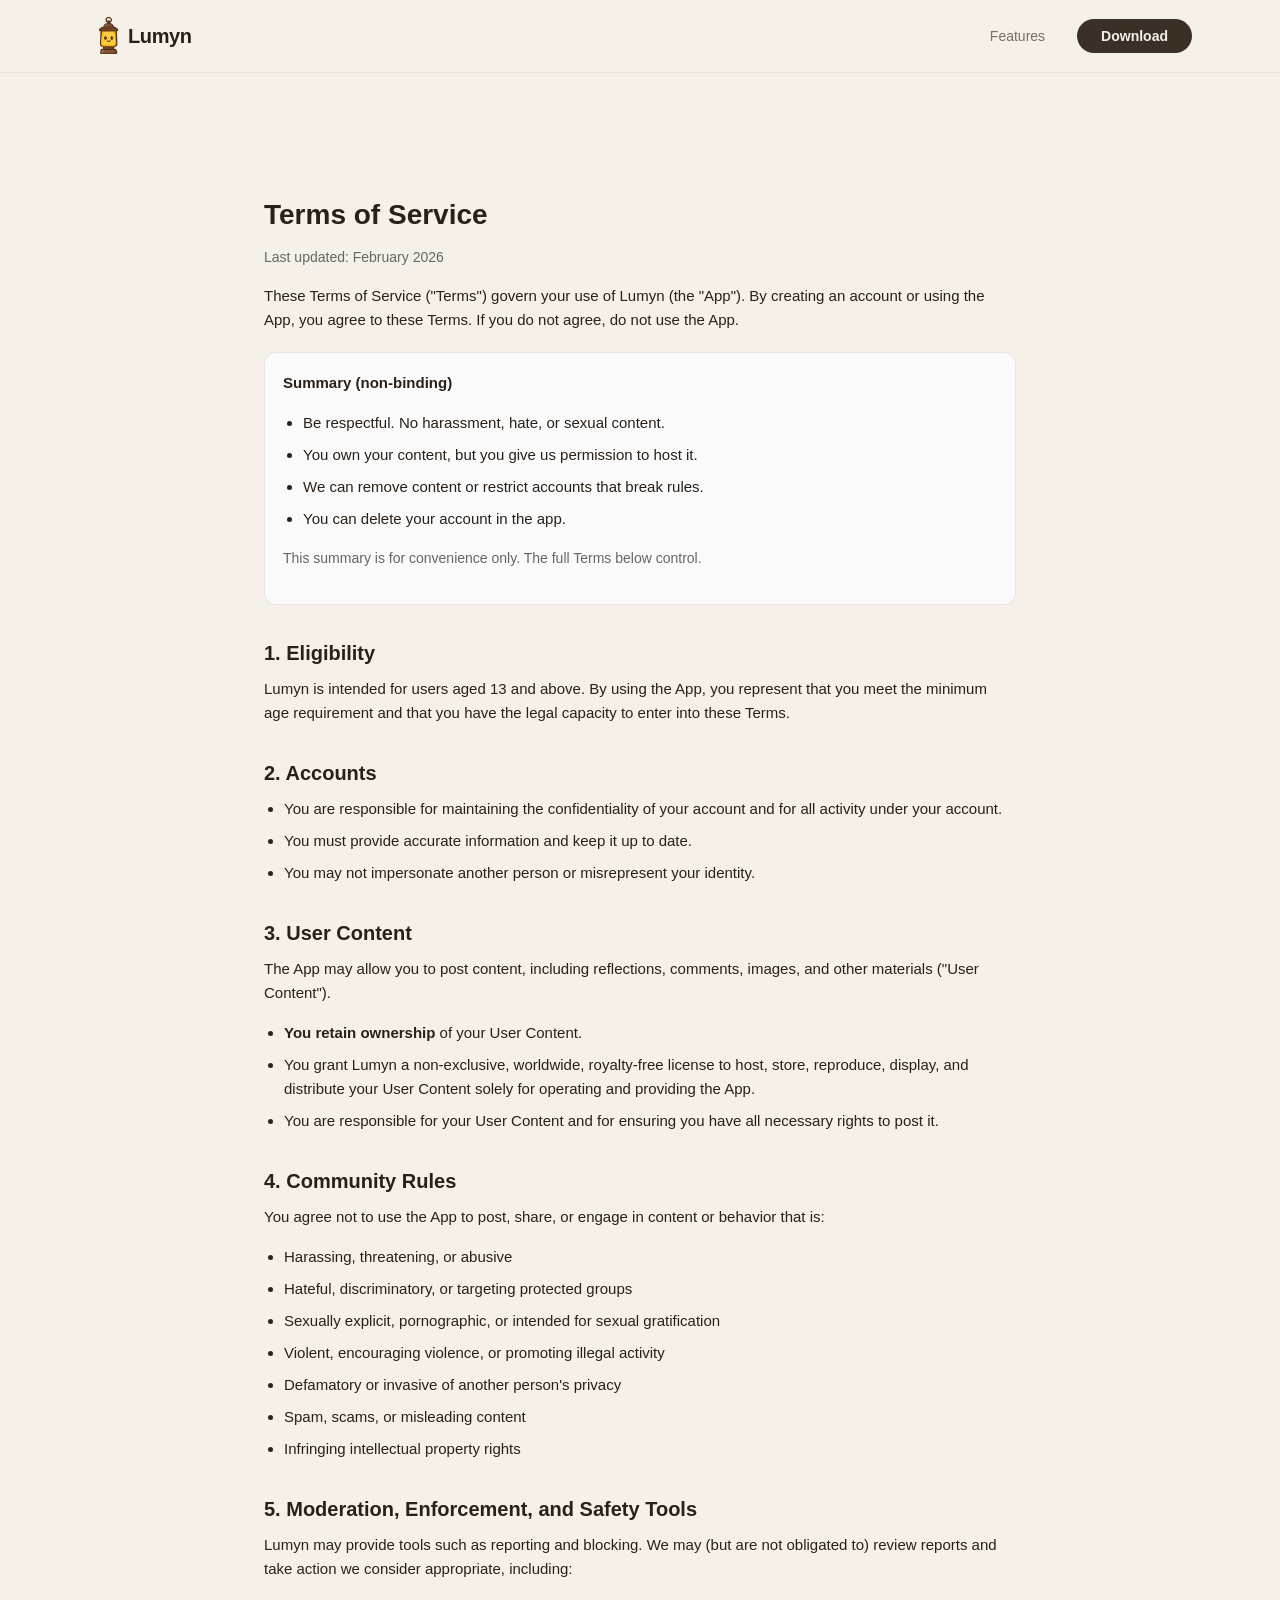
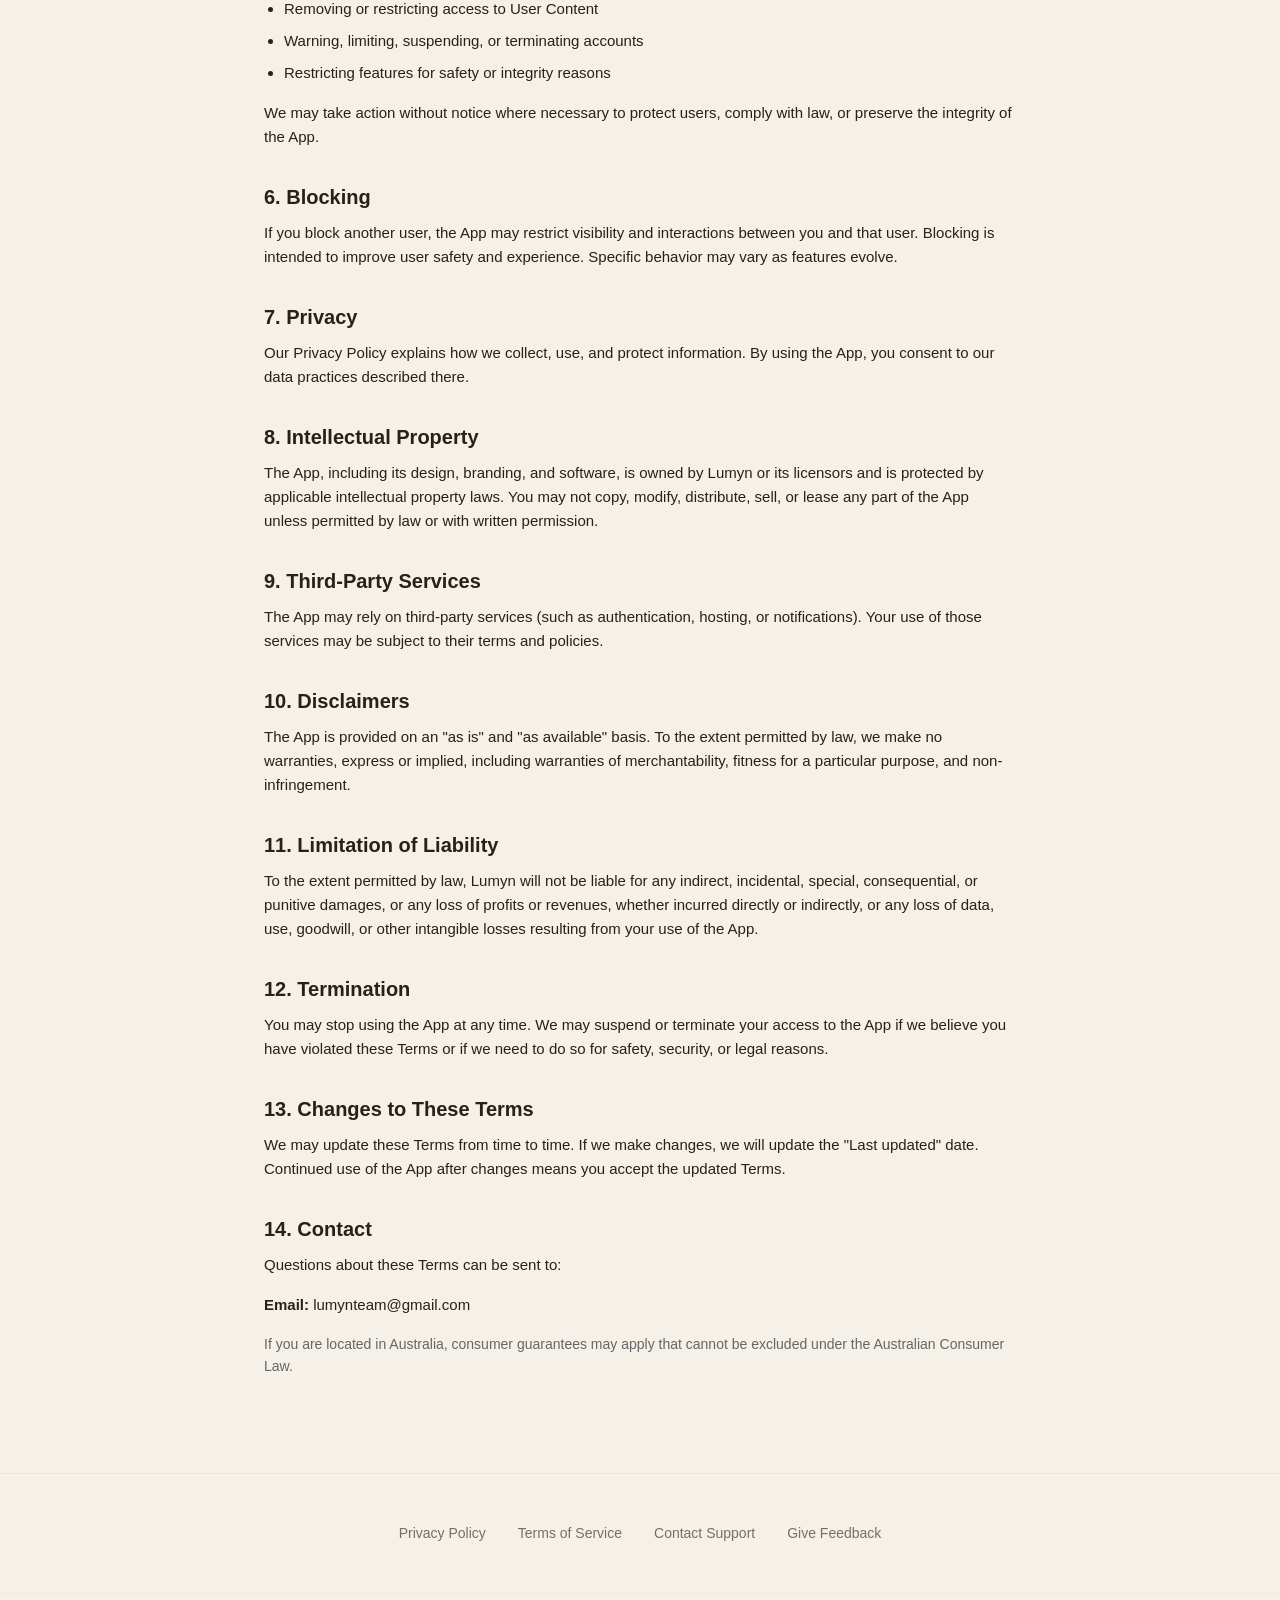
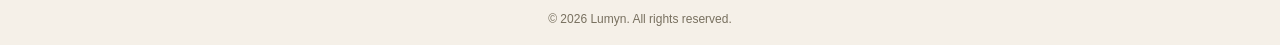
<file: terms/index.html>
<!doctype html>
<html lang="en-AU">
  <head>
    <meta charset="UTF-8" />
    <meta name="viewport" content="width=device-width, initial-scale=1.0" />
    <meta name="theme-color" content="#f5f0e8" />
    <title>Lumyn – Terms of Service</title>

    <link rel="stylesheet" href="/styles.css" />
  </head>

  <body>
    <!-- ========================================
         NAVBAR
         ======================================== -->
    <header class="navbar">
      <div class="container">
        <nav class="navbar-inner" aria-label="Main navigation">
          <a href="/" class="logo-link" aria-label="Lumyn home">
            <img
              src="/assets/lumyn-transparent 2.png"
              alt="Lumyn logo"
              class="logo-image"
            />
            <span class="logo-text">Lumyn</span>
          </a>

          <div class="nav-links-desktop">
            <a href="/#features" class="nav-link">Features</a>
            <a
              href="/#download-buttons"
              class="btn btn-primary nav-download-btn"
            >
              Download
            </a>
          </div>
        </nav>
      </div>
    </header>

    <!-- ========================================
         PAGE CONTENT
         ======================================== -->
    <main>
      <section class="legal-page">
        <div class="container legal-container">
          <h1>Terms of Service</h1>
          <p class="muted">Last updated: February 2026</p>

          <p>
            These Terms of Service ("Terms") govern your use of Lumyn (the
            "App"). By creating an account or using the App, you agree to these
            Terms. If you do not agree, do not use the App.
          </p>

          <!-- Summary Card -->

          <div class="legal-card">
            <p class="legal-label">Summary (non-binding)</p>

            <ul>
              <li>Be respectful. No harassment, hate, or sexual content.</li>
              <li>
                You own your content, but you give us permission to host it.
              </li>
              <li>
                We can remove content or restrict accounts that break rules.
              </li>
              <li>You can delete your account in the app.</li>
            </ul>

            <p class="muted">
              This summary is for convenience only. The full Terms below
              control.
            </p>
          </div>

          <h2>1. Eligibility</h2>

          <p>
            Lumyn is intended for users aged 13 and above. By using the App, you
            represent that you meet the minimum age requirement and that you
            have the legal capacity to enter into these Terms.
          </p>

          <h2>2. Accounts</h2>

          <ul>
            <li>
              You are responsible for maintaining the confidentiality of your
              account and for all activity under your account.
            </li>

            <li>
              You must provide accurate information and keep it up to date.
            </li>

            <li>
              You may not impersonate another person or misrepresent your
              identity.
            </li>
          </ul>

          <h2>3. User Content</h2>

          <p>
            The App may allow you to post content, including reflections,
            comments, images, and other materials ("User Content").
          </p>

          <ul>
            <li><strong>You retain ownership</strong> of your User Content.</li>

            <li>
              You grant Lumyn a non-exclusive, worldwide, royalty-free license
              to host, store, reproduce, display, and distribute your User
              Content solely for operating and providing the App.
            </li>

            <li>
              You are responsible for your User Content and for ensuring you
              have all necessary rights to post it.
            </li>
          </ul>

          <h2>4. Community Rules</h2>

          <p>
            You agree not to use the App to post, share, or engage in content or
            behavior that is:
          </p>

          <ul>
            <li>Harassing, threatening, or abusive</li>
            <li>Hateful, discriminatory, or targeting protected groups</li>
            <li>
              Sexually explicit, pornographic, or intended for sexual
              gratification
            </li>
            <li>
              Violent, encouraging violence, or promoting illegal activity
            </li>
            <li>Defamatory or invasive of another person's privacy</li>
            <li>Spam, scams, or misleading content</li>
            <li>Infringing intellectual property rights</li>
          </ul>

          <h2>5. Moderation, Enforcement, and Safety Tools</h2>

          <p>
            Lumyn may provide tools such as reporting and blocking. We may (but
            are not obligated to) review reports and take action we consider
            appropriate, including:
          </p>

          <ul>
            <li>Removing or restricting access to User Content</li>
            <li>Warning, limiting, suspending, or terminating accounts</li>
            <li>Restricting features for safety or integrity reasons</li>
          </ul>

          <p>
            We may take action without notice where necessary to protect users,
            comply with law, or preserve the integrity of the App.
          </p>

          <h2>6. Blocking</h2>

          <p>
            If you block another user, the App may restrict visibility and
            interactions between you and that user. Blocking is intended to
            improve user safety and experience. Specific behavior may vary as
            features evolve.
          </p>

          <h2>7. Privacy</h2>

          <p>
            Our <a href="/privacy">Privacy Policy</a> explains how we collect,
            use, and protect information. By using the App, you consent to our
            data practices described there.
          </p>

          <h2>8. Intellectual Property</h2>

          <p>
            The App, including its design, branding, and software, is owned by
            Lumyn or its licensors and is protected by applicable intellectual
            property laws. You may not copy, modify, distribute, sell, or lease
            any part of the App unless permitted by law or with written
            permission.
          </p>

          <h2>9. Third-Party Services</h2>

          <p>
            The App may rely on third-party services (such as authentication,
            hosting, or notifications). Your use of those services may be
            subject to their terms and policies.
          </p>

          <h2>10. Disclaimers</h2>

          <p>
            The App is provided on an "as is" and "as available" basis. To the
            extent permitted by law, we make no warranties, express or implied,
            including warranties of merchantability, fitness for a particular
            purpose, and non-infringement.
          </p>

          <h2>11. Limitation of Liability</h2>

          <p>
            To the extent permitted by law, Lumyn will not be liable for any
            indirect, incidental, special, consequential, or punitive damages,
            or any loss of profits or revenues, whether incurred directly or
            indirectly, or any loss of data, use, goodwill, or other intangible
            losses resulting from your use of the App.
          </p>

          <h2>12. Termination</h2>

          <p>
            You may stop using the App at any time. We may suspend or terminate
            your access to the App if we believe you have violated these Terms
            or if we need to do so for safety, security, or legal reasons.
          </p>

          <h2>13. Changes to These Terms</h2>

          <p>
            We may update these Terms from time to time. If we make changes, we
            will update the "Last updated" date. Continued use of the App after
            changes means you accept the updated Terms.
          </p>

          <h2>14. Contact</h2>

          <p>Questions about these Terms can be sent to:</p>

          <p>
            <strong>Email:</strong>
            <a href="mailto:lumynteam@gmail.com">lumynteam@gmail.com</a>
          </p>

          <p class="muted">
            If you are located in Australia, consumer guarantees may apply that
            cannot be excluded under the Australian Consumer Law.
          </p>
        </div>
      </section>
    </main>

    <!-- ========================================
         FOOTER
         ======================================== -->
    <footer class="site-footer" role="contentinfo">
      <div class="container">
        <div class="footer-inner">
          <nav class="footer-nav">
            <a href="/privacy">Privacy Policy</a>
            <a href="/terms">Terms of Service</a>
            <a href="/contact">Contact Support</a>
            <a
              href="https://lumyn.featurebase.app"
              target="_blank"
              rel="noopener"
            >
              Give Feedback
            </a>
          </nav>
        </div>
      </div>

      <div class="footer-bottom">
        <div class="container">
          <p>&copy; 2026 Lumyn. All rights reserved.</p>
        </div>
      </div>
    </footer>
  </body>
</html>
</file>
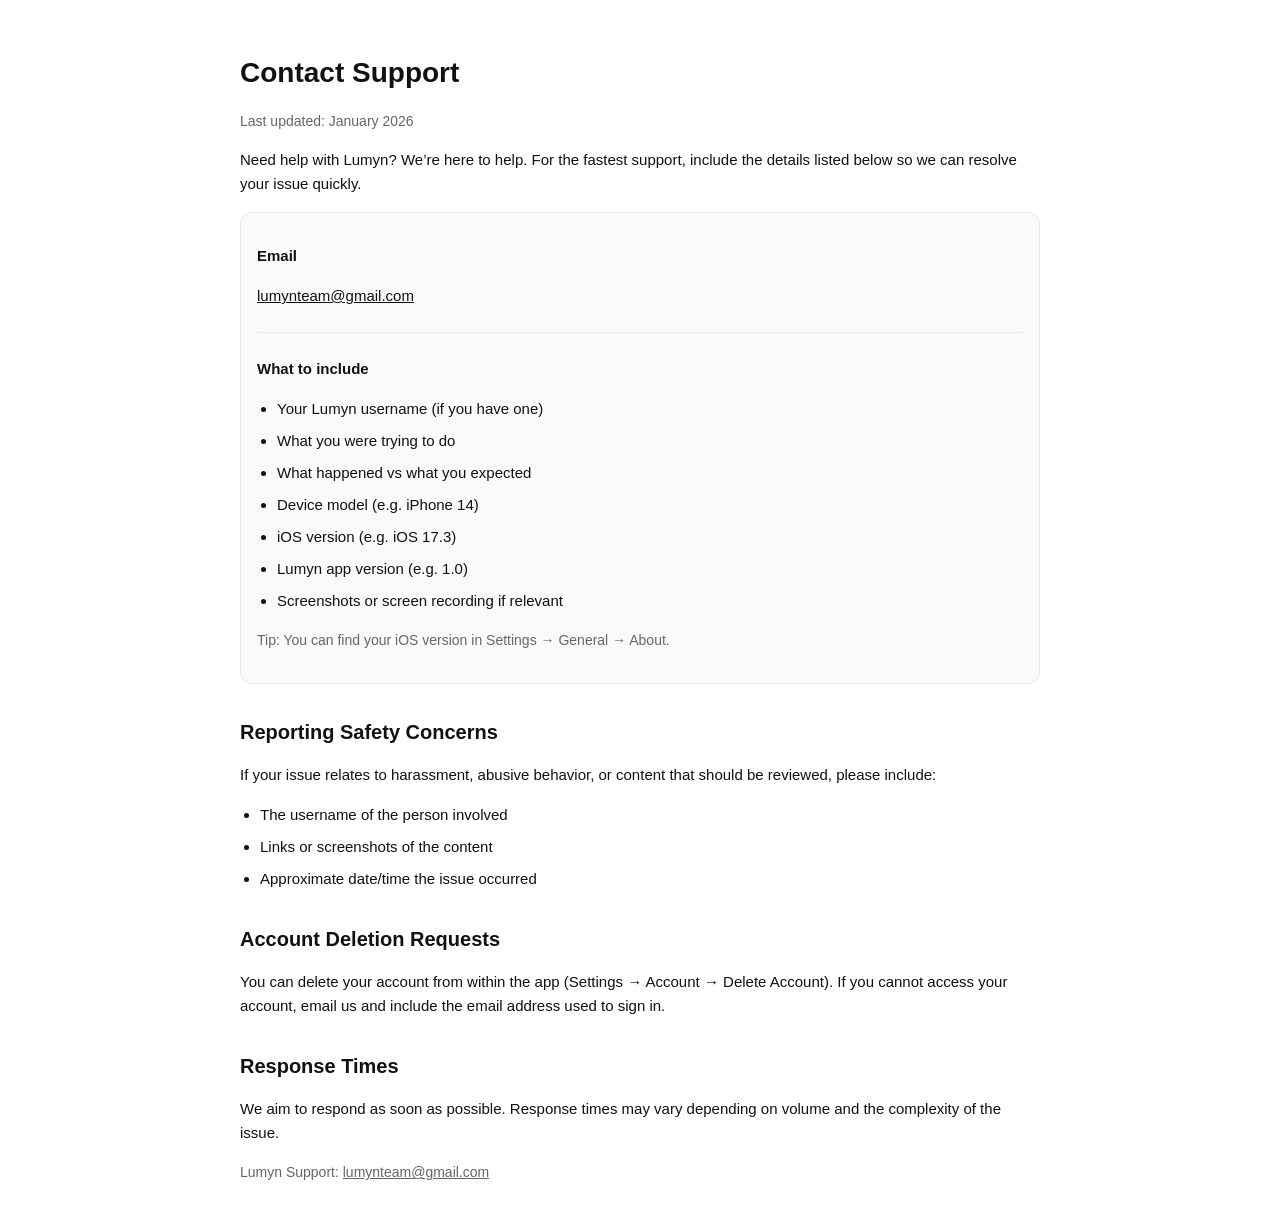
<file: contact.html>
<!DOCTYPE html>
<html lang="en-AU">
  <head>
    <meta charset="UTF-8" />
    <meta name="viewport" content="width=device-width, initial-scale=1.0" />
    <title>Lumyn – Contact Support</title>
    <style>
      body {
        font-family: -apple-system, BlinkMacSystemFont, "Segoe UI", Roboto,
          Helvetica, Arial, sans-serif;
        margin: 0;
        padding: 0;
        background-color: #ffffff;
        color: #111;
        line-height: 1.6;
      }
      .container {
        max-width: 800px;
        margin: 0 auto;
        padding: 32px 20px;
      }
      h1 {
        font-size: 28px;
        margin-bottom: 8px;
      }
      h2 {
        font-size: 20px;
        margin-top: 32px;
        margin-bottom: 8px;
      }
      p {
        font-size: 15px;
        margin-bottom: 16px;
      }
      ul {
        padding-left: 20px;
        margin-bottom: 16px;
      }
      li {
        font-size: 15px;
        margin-bottom: 8px;
      }
      .muted {
        color: #666;
        font-size: 14px;
      }
      .card {
        border: 1px solid #e6e6e6;
        border-radius: 12px;
        padding: 16px;
        margin: 16px 0;
        background: #fafafa;
      }
      a {
        color: inherit;
      }
      .label {
        font-weight: 600;
      }
      .divider {
        height: 1px;
        background: #eee;
        margin: 24px 0;
      }
      code {
        font-family: ui-monospace, SFMono-Regular, Menlo, Monaco, Consolas,
          "Liberation Mono", "Courier New", monospace;
        font-size: 13px;
      }
    </style>
  </head>

  <body>
    <div class="container">
      <h1>Contact Support</h1>
      <p class="muted">Last updated: January 2026</p>

      <p>
        Need help with Lumyn? We’re here to help. For the fastest support,
        include the details listed below so we can resolve your issue quickly.
      </p>

      <div class="card">
        <p class="label">Email</p>
        <p>
          <a href="mailto:lumynteam@gmail.com">lumynteam@gmail.com</a>
        </p>

        <div class="divider"></div>

        <p class="label">What to include</p>
        <ul>
          <li>Your Lumyn username (if you have one)</li>
          <li>What you were trying to do</li>
          <li>What happened vs what you expected</li>
          <li>Device model (e.g. iPhone 14)</li>
          <li>iOS version (e.g. iOS 17.3)</li>
          <li>Lumyn app version (e.g. 1.0)</li>
          <li>Screenshots or screen recording if relevant</li>
        </ul>

        <p class="muted">
          Tip: You can find your iOS version in Settings → General → About.
        </p>
      </div>

      <h2>Reporting Safety Concerns</h2>
      <p>
        If your issue relates to harassment, abusive behavior, or content that
        should be reviewed, please include:
      </p>
      <ul>
        <li>The username of the person involved</li>
        <li>Links or screenshots of the content</li>
        <li>Approximate date/time the issue occurred</li>
      </ul>

      <h2>Account Deletion Requests</h2>
      <p>
        You can delete your account from within the app (Settings → Account →
        Delete Account). If you cannot access your account, email us and include
        the email address used to sign in.
      </p>

      <h2>Response Times</h2>
      <p>
        We aim to respond as soon as possible. Response times may vary depending
        on volume and the complexity of the issue.
      </p>

      <p class="muted">
        Lumyn Support: <a href="mailto:lumynteam@gmail.com">lumynteam@gmail.com</a>
      </p>
    </div>
  </body>
</html>
</file>
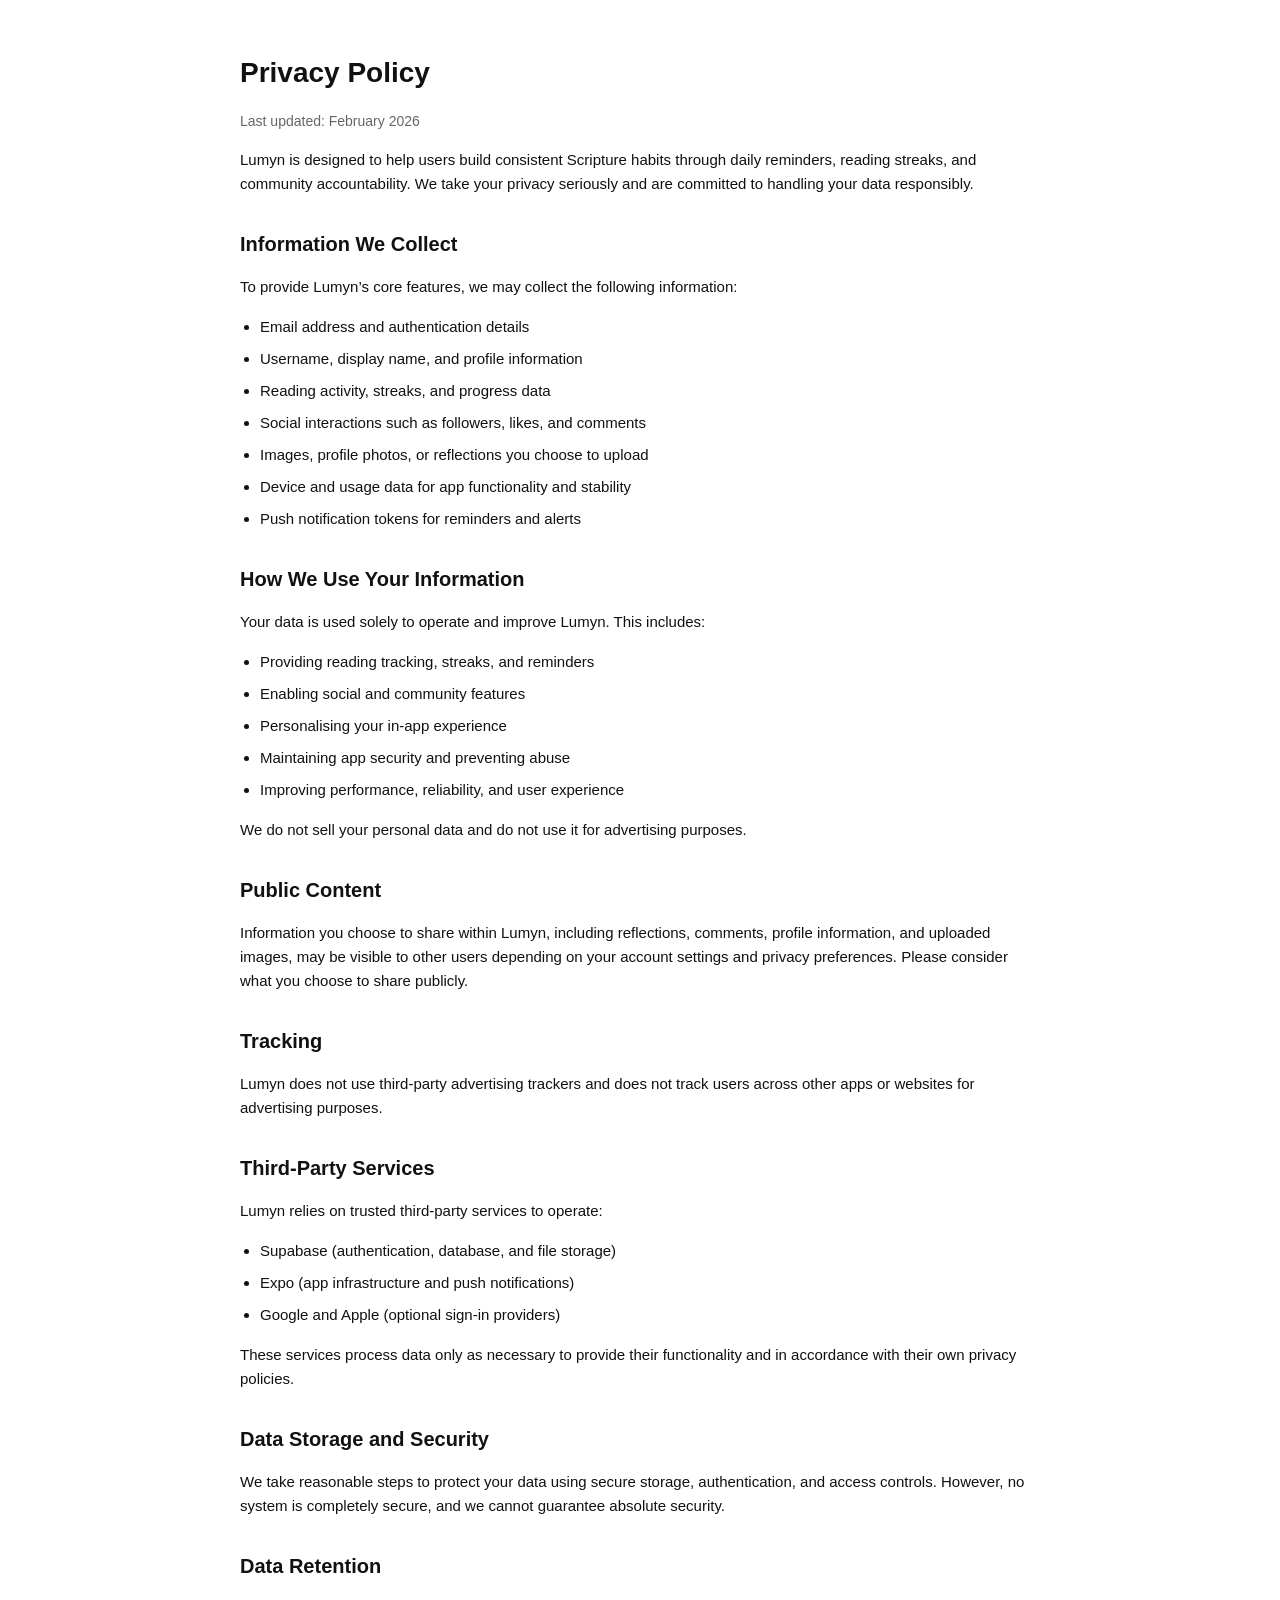
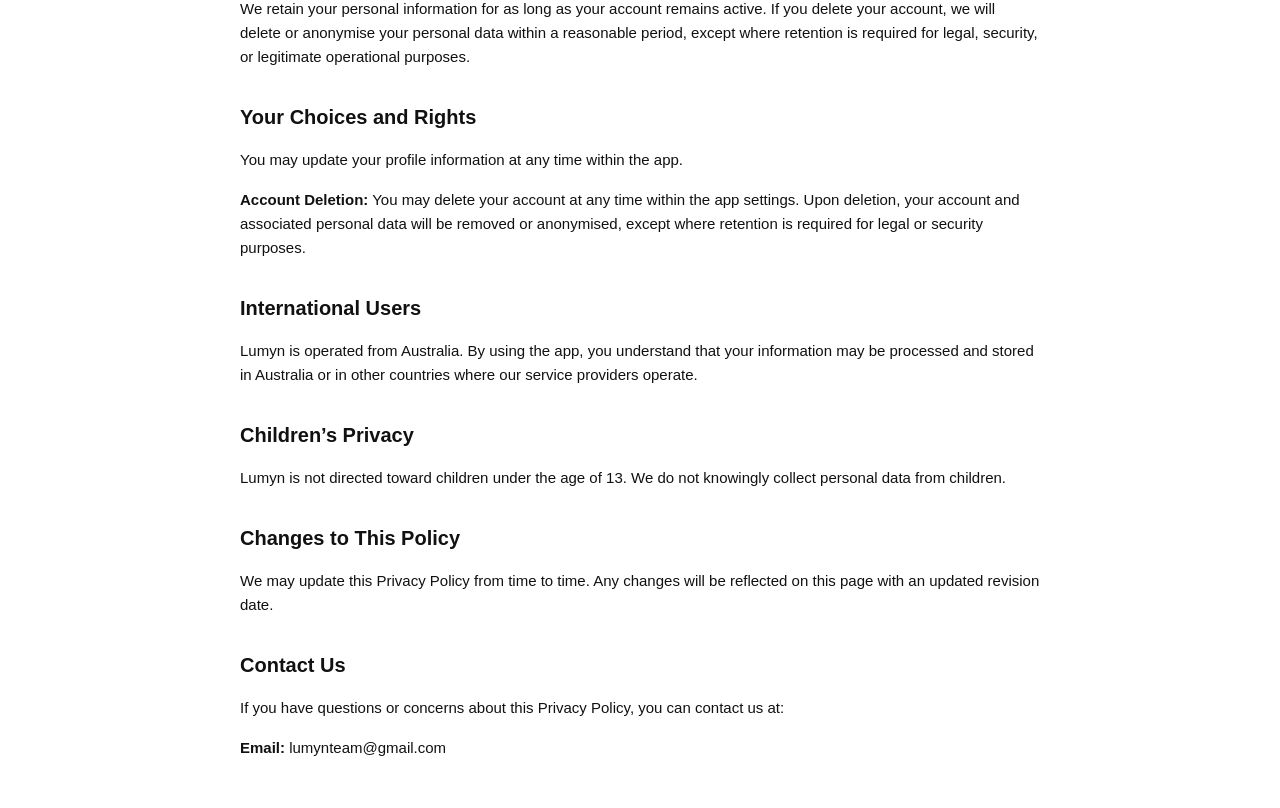
<file: privacy.html>
<!DOCTYPE html>
<html lang="en">
  <head>
    <meta charset="UTF-8" />
    <meta name="viewport" content="width=device-width, initial-scale=1.0" />
    <title>Lumyn – Privacy Policy</title>
    <style>
      body {
        font-family: -apple-system, BlinkMacSystemFont, "Segoe UI", Roboto,
          Helvetica, Arial, sans-serif;
        margin: 0;
        padding: 0;
        background-color: #ffffff;
        color: #111;
        line-height: 1.6;
      }
      .container {
        max-width: 800px;
        margin: 0 auto;
        padding: 32px 20px;
      }
      h1 {
        font-size: 28px;
        margin-bottom: 8px;
      }
      h2 {
        font-size: 20px;
        margin-top: 32px;
        margin-bottom: 8px;
      }
      p {
        font-size: 15px;
        margin-bottom: 16px;
      }
      ul {
        padding-left: 20px;
        margin-bottom: 16px;
      }
      li {
        font-size: 15px;
        margin-bottom: 8px;
      }
      .muted {
        color: #666;
        font-size: 14px;
      }
    </style>
  </head>

  <body>
    <div class="container">
      <h1>Privacy Policy</h1>
      <p class="muted">Last updated: February 2026</p>

      <p>
        Lumyn is designed to help users build consistent Scripture habits through
        daily reminders, reading streaks, and community accountability. We take
        your privacy seriously and are committed to handling your data
        responsibly.
      </p>

      <h2>Information We Collect</h2>
      <p>
        To provide Lumyn’s core features, we may collect the following
        information:
      </p>
      <ul>
        <li>Email address and authentication details</li>
        <li>Username, display name, and profile information</li>
        <li>Reading activity, streaks, and progress data</li>
        <li>Social interactions such as followers, likes, and comments</li>
        <li>Images, profile photos, or reflections you choose to upload</li>
        <li>Device and usage data for app functionality and stability</li>
        <li>Push notification tokens for reminders and alerts</li>
      </ul>

      <h2>How We Use Your Information</h2>
      <p>
        Your data is used solely to operate and improve Lumyn. This includes:
      </p>
      <ul>
        <li>Providing reading tracking, streaks, and reminders</li>
        <li>Enabling social and community features</li>
        <li>Personalising your in-app experience</li>
        <li>Maintaining app security and preventing abuse</li>
        <li>Improving performance, reliability, and user experience</li>
      </ul>

      <p>
        We do not sell your personal data and do not use it for advertising
        purposes.
      </p>

      <h2>Public Content</h2>
      <p>
        Information you choose to share within Lumyn, including reflections,
        comments, profile information, and uploaded images, may be visible to
        other users depending on your account settings and privacy preferences.
        Please consider what you choose to share publicly.
      </p>

      <h2>Tracking</h2>
      <p>
        Lumyn does not use third-party advertising trackers and does not track
        users across other apps or websites for advertising purposes.
      </p>

      <h2>Third-Party Services</h2>
      <p>
        Lumyn relies on trusted third-party services to operate:
      </p>
      <ul>
        <li>Supabase (authentication, database, and file storage)</li>
        <li>Expo (app infrastructure and push notifications)</li>
        <li>Google and Apple (optional sign-in providers)</li>
      </ul>
      <p>
        These services process data only as necessary to provide their
        functionality and in accordance with their own privacy policies.
      </p>

      <h2>Data Storage and Security</h2>
      <p>
        We take reasonable steps to protect your data using secure storage,
        authentication, and access controls. However, no system is completely
        secure, and we cannot guarantee absolute security.
      </p>

      <h2>Data Retention</h2>
      <p>
        We retain your personal information for as long as your account remains
        active. If you delete your account, we will delete or anonymise your
        personal data within a reasonable period, except where retention is
        required for legal, security, or legitimate operational purposes.
      </p>

      <h2>Your Choices and Rights</h2>
      <p>
        You may update your profile information at any time within the app.
      </p>
      <p>
        <strong>Account Deletion:</strong> You may delete your account at any
        time within the app settings. Upon deletion, your account and associated
        personal data will be removed or anonymised, except where retention is
        required for legal or security purposes.
      </p>

      <h2>International Users</h2>
      <p>
        Lumyn is operated from Australia. By using the app, you understand that
        your information may be processed and stored in Australia or in other
        countries where our service providers operate.
      </p>

      <h2>Children’s Privacy</h2>
      <p>
        Lumyn is not directed toward children under the age of 13. We do not
        knowingly collect personal data from children.
      </p>

      <h2>Changes to This Policy</h2>
      <p>
        We may update this Privacy Policy from time to time. Any changes will be
        reflected on this page with an updated revision date.
      </p>

      <h2>Contact Us</h2>
      <p>
        If you have questions or concerns about this Privacy Policy, you can
        contact us at:
      </p>
      <p>
        <strong>Email:</strong> lumynteam@gmail.com
      </p>
    </div>
  </body>
</html>
</file>
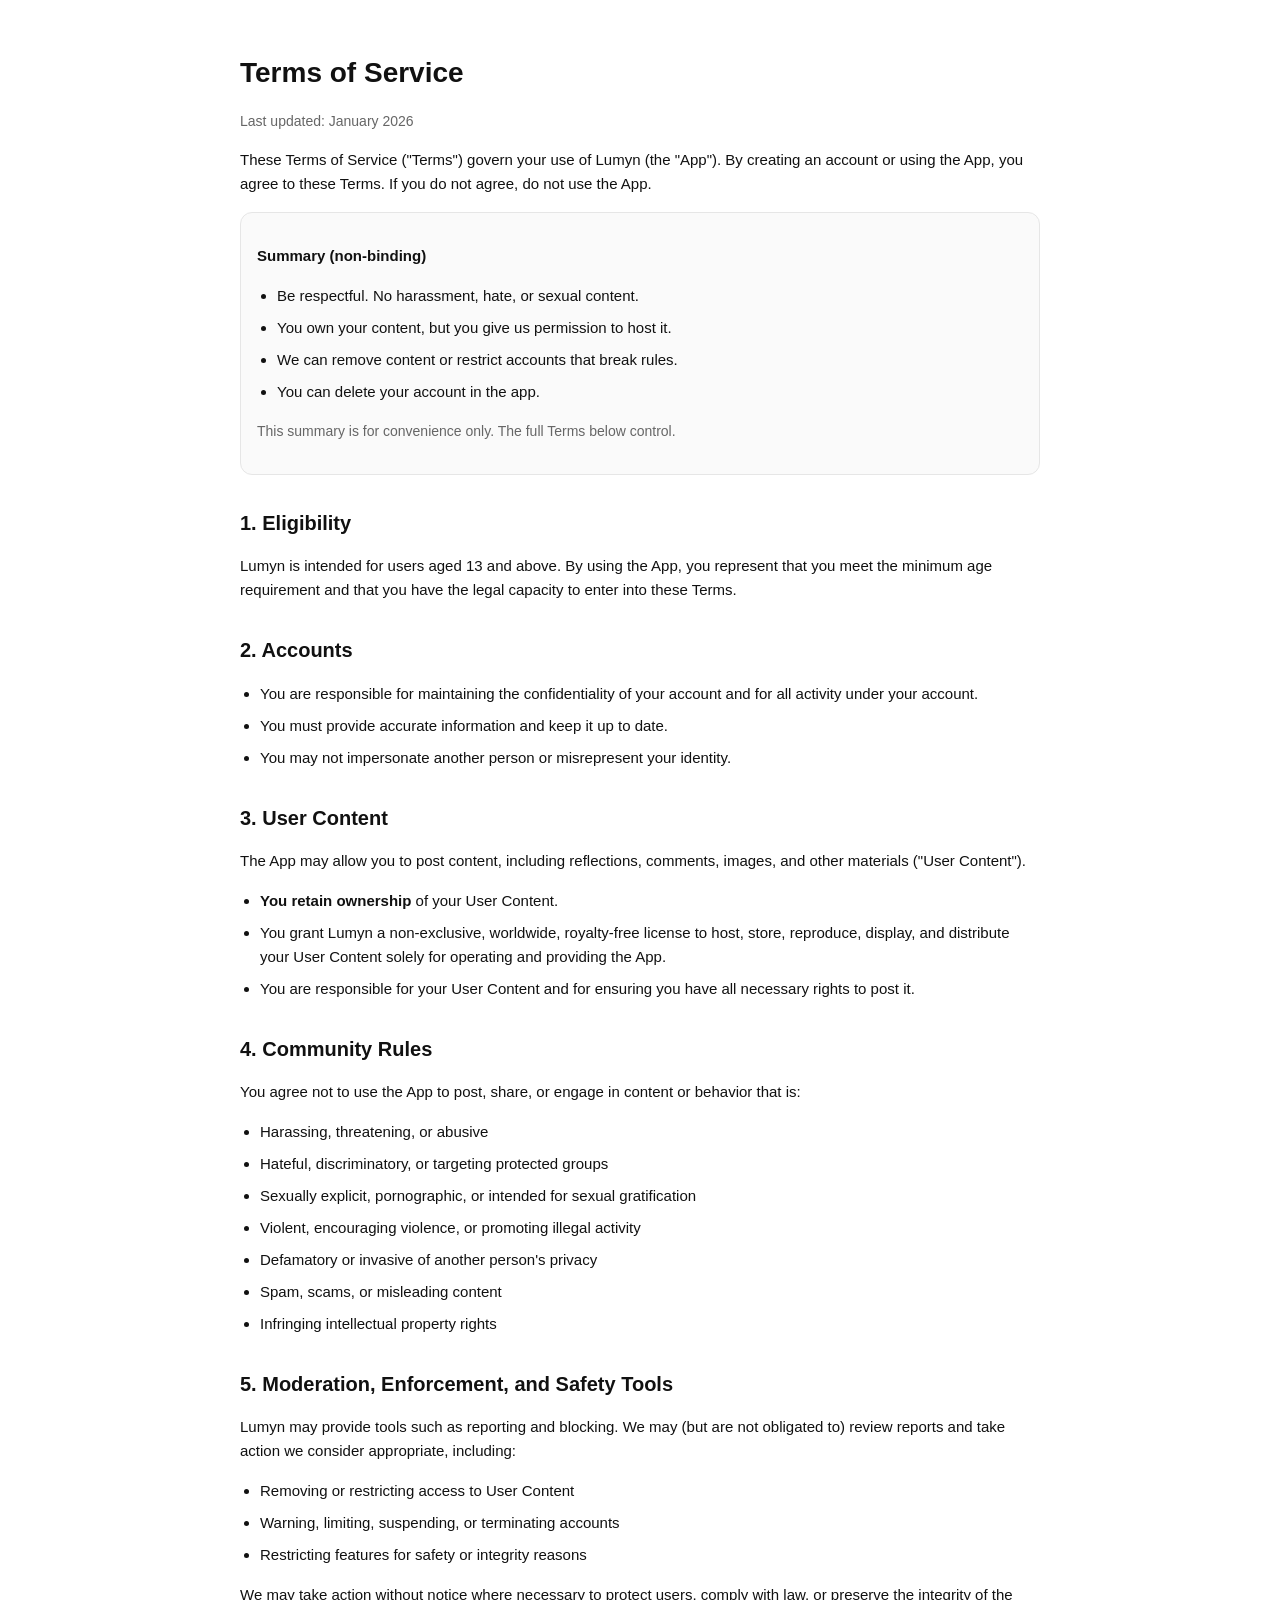
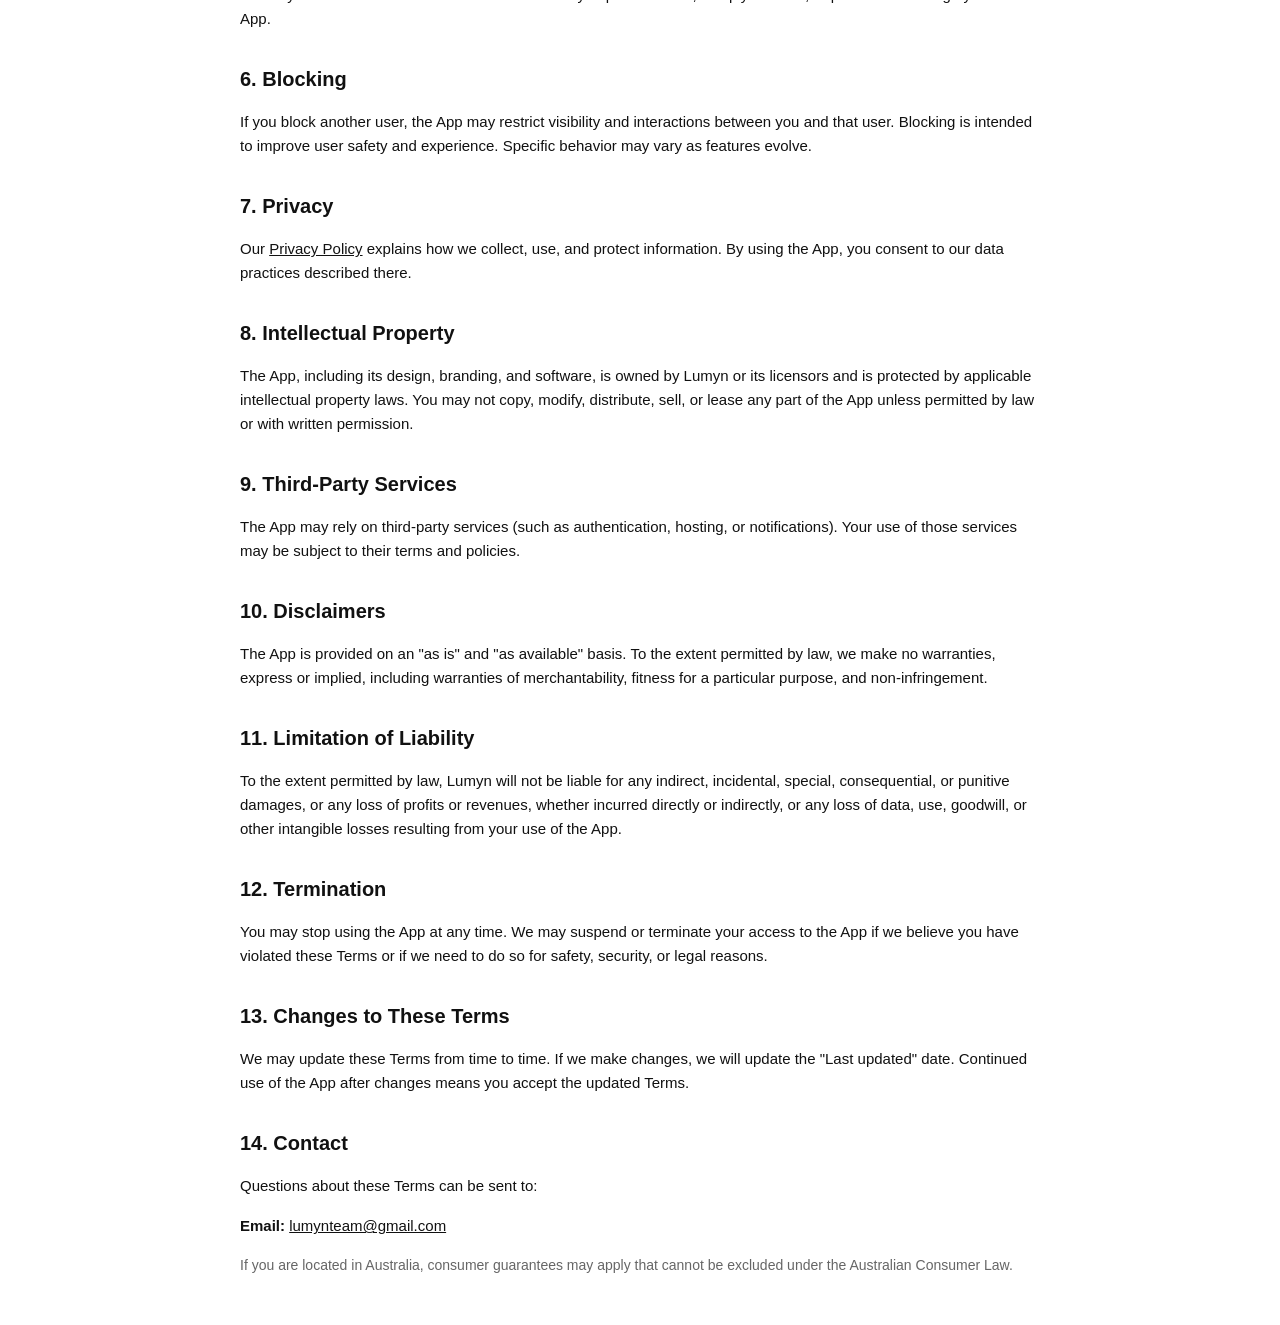
<file: terms.html>
<!DOCTYPE html>
<html lang="en-AU">
  <head>
    <meta charset="UTF-8" />
    <meta name="viewport" content="width=device-width, initial-scale=1.0" />
    <title>Lumyn – Terms of Service</title>
    <style>
      body {
        font-family: -apple-system, BlinkMacSystemFont, "Segoe UI", Roboto,
          Helvetica, Arial, sans-serif;
        margin: 0;
        padding: 0;
        background-color: #ffffff;
        color: #111;
        line-height: 1.6;
      }
      .container {
        max-width: 800px;
        margin: 0 auto;
        padding: 32px 20px;
      }
      h1 {
        font-size: 28px;
        margin-bottom: 8px;
      }
      h2 {
        font-size: 20px;
        margin-top: 32px;
        margin-bottom: 8px;
      }
      p {
        font-size: 15px;
        margin-bottom: 16px;
      }
      ul {
        padding-left: 20px;
        margin-bottom: 16px;
      }
      li {
        font-size: 15px;
        margin-bottom: 8px;
      }
      .muted {
        color: #666;
        font-size: 14px;
      }
      .card {
        border: 1px solid #e6e6e6;
        border-radius: 12px;
        padding: 16px;
        margin: 16px 0;
        background: #fafafa;
      }
      a {
        color: inherit;
      }
      .label {
        font-weight: 600;
      }
    </style>
  </head>

  <body>
    <div class="container">
      <h1>Terms of Service</h1>
      <p class="muted">Last updated: January 2026</p>

      <p>
        These Terms of Service ("Terms") govern your use of Lumyn (the "App").
        By creating an account or using the App, you agree to these Terms.
        If you do not agree, do not use the App.
      </p>

      <div class="card">
        <p class="label">Summary (non-binding)</p>
        <ul>
          <li>Be respectful. No harassment, hate, or sexual content.</li>
          <li>You own your content, but you give us permission to host it.</li>
          <li>We can remove content or restrict accounts that break rules.</li>
          <li>You can delete your account in the app.</li>
        </ul>
        <p class="muted">
          This summary is for convenience only. The full Terms below control.
        </p>
      </div>

      <h2>1. Eligibility</h2>
      <p>
        Lumyn is intended for users aged 13 and above. By using the App, you
        represent that you meet the minimum age requirement and that you have
        the legal capacity to enter into these Terms.
      </p>

      <h2>2. Accounts</h2>
      <ul>
        <li>
          You are responsible for maintaining the confidentiality of your
          account and for all activity under your account.
        </li>
        <li>
          You must provide accurate information and keep it up to date.
        </li>
        <li>
          You may not impersonate another person or misrepresent your identity.
        </li>
      </ul>

      <h2>3. User Content</h2>
      <p>
        The App may allow you to post content, including reflections, comments,
        images, and other materials ("User Content").
      </p>
      <ul>
        <li>
          <strong>You retain ownership</strong> of your User Content.
        </li>
        <li>
          You grant Lumyn a non-exclusive, worldwide, royalty-free license to
          host, store, reproduce, display, and distribute your User Content
          solely for operating and providing the App.
        </li>
        <li>
          You are responsible for your User Content and for ensuring you have
          all necessary rights to post it.
        </li>
      </ul>

      <h2>4. Community Rules</h2>
      <p>
        You agree not to use the App to post, share, or engage in content or
        behavior that is:
      </p>
      <ul>
        <li>Harassing, threatening, or abusive</li>
        <li>Hateful, discriminatory, or targeting protected groups</li>
        <li>Sexually explicit, pornographic, or intended for sexual gratification</li>
        <li>Violent, encouraging violence, or promoting illegal activity</li>
        <li>Defamatory or invasive of another person's privacy</li>
        <li>Spam, scams, or misleading content</li>
        <li>Infringing intellectual property rights</li>
      </ul>

      <h2>5. Moderation, Enforcement, and Safety Tools</h2>
      <p>
        Lumyn may provide tools such as reporting and blocking. We may (but are
        not obligated to) review reports and take action we consider
        appropriate, including:
      </p>
      <ul>
        <li>Removing or restricting access to User Content</li>
        <li>Warning, limiting, suspending, or terminating accounts</li>
        <li>Restricting features for safety or integrity reasons</li>
      </ul>
      <p>
        We may take action without notice where necessary to protect users,
        comply with law, or preserve the integrity of the App.
      </p>

      <h2>6. Blocking</h2>
      <p>
        If you block another user, the App may restrict visibility and
        interactions between you and that user. Blocking is intended to improve
        user safety and experience. Specific behavior may vary as features
        evolve.
      </p>

      <h2>7. Privacy</h2>
      <p>
        Our <a href="privacy-policy.html">Privacy Policy</a> explains how we
        collect, use, and protect information. By using the App, you consent to
        our data practices described there.
      </p>

      <h2>8. Intellectual Property</h2>
      <p>
        The App, including its design, branding, and software, is owned by Lumyn
        or its licensors and is protected by applicable intellectual property
        laws. You may not copy, modify, distribute, sell, or lease any part of
        the App unless permitted by law or with written permission.
      </p>

      <h2>9. Third-Party Services</h2>
      <p>
        The App may rely on third-party services (such as authentication,
        hosting, or notifications). Your use of those services may be subject to
        their terms and policies.
      </p>

      <h2>10. Disclaimers</h2>
      <p>
        The App is provided on an "as is" and "as available" basis. To the
        extent permitted by law, we make no warranties, express or implied,
        including warranties of merchantability, fitness for a particular
        purpose, and non-infringement.
      </p>

      <h2>11. Limitation of Liability</h2>
      <p>
        To the extent permitted by law, Lumyn will not be liable for any
        indirect, incidental, special, consequential, or punitive damages, or
        any loss of profits or revenues, whether incurred directly or
        indirectly, or any loss of data, use, goodwill, or other intangible
        losses resulting from your use of the App.
      </p>

      <h2>12. Termination</h2>
      <p>
        You may stop using the App at any time. We may suspend or terminate your
        access to the App if we believe you have violated these Terms or if we
        need to do so for safety, security, or legal reasons.
      </p>

      <h2>13. Changes to These Terms</h2>
      <p>
        We may update these Terms from time to time. If we make changes, we will
        update the "Last updated" date. Continued use of the App after changes
        means you accept the updated Terms.
      </p>

      <h2>14. Contact</h2>
      <p>
        Questions about these Terms can be sent to:
      </p>
      <p>
        <strong>Email:</strong>
        <a href="mailto:lumynteam@gmail.com">lumynteam@gmail.com</a>
      </p>

      <p class="muted">
        If you are located in Australia, consumer guarantees may apply that
        cannot be excluded under the Australian Consumer Law.
      </p>
    </div>
  </body>
</html>
</file>
<file: styles.css>
/* ===================================================
   Lumyn Landing Page — Styles
   =================================================== */

/* --- Reset & Base --- */
*,
*::before,
*::after {
  box-sizing: border-box;
  margin: 0;
  padding: 0;
}

:root {
  /* Warm cream / sand palette */
  --background: #f5f0e8;
  --foreground: #2a2017;
  --card: #faf8f4;
  --card-foreground: #2a2017;
  --primary: #3a3025;
  --primary-foreground: #f5f0e8;
  --secondary: #ede7db;
  --secondary-foreground: #3a3025;
  --muted: #eee8dc;
  --muted-foreground: #78705f;
  --accent: #c8922a;
  --accent-foreground: #2a2017;
  --border: #e0dace;
  --ring: #b08830;
  --feature-warm: #f0e6d0;
  --feature-sage: #dce8d8;
  --feature-sky: #dae5f0;
  --radius: 0.75rem;
}

html {
  scroll-behavior: smooth;
}

body {
  font-family: -apple-system, BlinkMacSystemFont, "Segoe UI", Roboto,
    "Helvetica Neue", Arial, sans-serif;
  background-color: var(--background);
  color: var(--foreground);
  line-height: 1.6;
  -webkit-font-smoothing: antialiased;
  -moz-osx-font-smoothing: grayscale;
}

img {
  display: block;
  max-width: 100%;
  height: auto;
}

a {
  color: inherit;
  text-decoration: none;
}

ul {
  list-style: none;
}

/* --- Utility --- */
.container {
  width: 100%;
  max-width: 1152px;
  margin: 0 auto;
  padding: 0 24px;
}

.sr-only {
  position: absolute;
  width: 1px;
  height: 1px;
  padding: 0;
  margin: -1px;
  overflow: hidden;
  clip: rect(0, 0, 0, 0);
  white-space: nowrap;
  border: 0;
}

/* --- Buttons --- */
.btn {
  display: inline-flex;
  align-items: center;
  justify-content: center;
  gap: 6px;
  font-weight: 600;
  font-size: 16px;
  padding: 14px 32px;
  border-radius: 9999px;
  border: none;
  cursor: pointer;
  transition: opacity 0.2s, transform 0.15s, box-shadow 0.2s;
  text-decoration: none;
  line-height: 1;
}

.btn:hover {
  opacity: 0.9;
  transform: translateY(-1px);
}

.btn:active {
  transform: translateY(0);
}

.btn-primary {
  background-color: var(--primary);
  color: var(--primary-foreground);
}

.btn-outline {
  background-color: transparent;
  color: var(--foreground);
  border: 1.5px solid var(--border);
}

.btn-outline:hover {
  background-color: var(--secondary);
}

.btn-accent {
  background-color: var(--accent);
  color: var(--accent-foreground);
}

.btn-ghost-light {
  background-color: transparent;
  color: var(--primary-foreground);
  border: 1.5px solid rgba(245, 240, 232, 0.2);
}

.btn-ghost-light:hover {
  background-color: rgba(245, 240, 232, 0.1);
}

/* Arrow icon inside buttons */
.btn .arrow-icon {
  width: 16px;
  height: 16px;
  stroke: currentColor;
  stroke-width: 2;
  fill: none;
  stroke-linecap: round;
  stroke-linejoin: round;
}

/* --- Navbar --- */
.navbar {
  position: sticky;
  top: 0;
  z-index: 50;
  background-color: rgba(245, 240, 232, 0.8);
  backdrop-filter: blur(12px);
  -webkit-backdrop-filter: blur(12px);
  border-bottom: 1px solid rgba(224, 218, 206, 0.5);
}
#download-buttons {
  scroll-margin-top: 120px;
}
.navbar-inner {
  display: flex;
  align-items: center;
  justify-content: space-between;
  padding: 16px 0;
}

.logo-link {
  display: flex;
  align-items: center;
  gap: 0px;
}

.logo-icon {
  display: flex;
  align-items: center;
  justify-content: center;
  width: 32px;
  height: 32px;
  border-radius: 8px;
  background-color: var(--primary);
}
.logo-image {
  height: 40px;
  width: auto;
  display: block;
}
.logo-icon svg {
  width: 16px;
  height: 16px;
  fill: var(--primary-foreground);
}

.logo-text {
  font-size: 20px;
  font-weight: 600;
  letter-spacing: -0.02em;
  color: var(--foreground);
}

.nav-links-desktop {
  display: flex;
  align-items: center;
  gap: 32px;
}

.nav-link {
  font-size: 14px;
  font-weight: 500;
  color: var(--muted-foreground);
  transition: color 0.2s;
}

.nav-link:hover {
  color: var(--foreground);
}

.nav-download-btn {
  padding: 10px 24px;
  font-size: 14px;
}

/* Mobile menu toggle */
.mobile-toggle {
  display: none;
  background: none;
  border: none;
  cursor: pointer;
  padding: 4px;
  color: var(--foreground);
}

.mobile-toggle svg {
  width: 24px;
  height: 24px;
  stroke: currentColor;
  stroke-width: 2;
  fill: none;
  stroke-linecap: round;
  stroke-linejoin: round;
}

/* Mobile menu */
.mobile-menu {
  display: none;
  border-top: 1px solid rgba(224, 218, 206, 0.5);
  background-color: var(--background);
  padding: 24px;
}

.mobile-menu.open {
  display: block;
}

.mobile-menu-links {
  display: flex;
  flex-direction: column;
  gap: 16px;
}

.mobile-menu-links a {
  font-size: 16px;
  font-weight: 500;
  color: var(--foreground);
}

.mobile-menu-links .btn {
  margin-top: 8px;
  width: 100%;
  text-align: center;
}
.mobile-menu .btn-primary {
  color: var(--primary-foreground);
}
@media (max-width: 768px) {
  .nav-links-desktop {
    display: none;
  }
  .mobile-toggle {
    display: block;
  }
}

/* --- Hero Section --- */
.hero {
  position: relative;
  overflow: hidden;
}

.hero-inner {
  display: flex;
  align-items: center;
  gap: 48px;
  padding: 96px 0 80px;
}

.hero-content {
  flex: 1;
  display: flex;
  flex-direction: column;
  align-items: flex-start;
}

.hero-badge {
  display: inline-flex;
  align-items: center;
  gap: 8px;
  padding: 6px 16px;
  border-radius: 9999px;
  border: 1px solid var(--border);
  background-color: var(--card);
  font-size: 14px;
  color: var(--muted-foreground);
  margin-bottom: 24px;
}

.hero-badge-dot {
  display: inline-block;
  width: 8px;
  height: 8px;
  border-radius: 50%;
  background-color: var(--accent);
}

.hero h1 {
  font-size: 56px;
  font-weight: 700;
  line-height: 1.1;
  letter-spacing: -0.03em;
  color: var(--foreground);
  text-wrap: balance;
}

.hero h1 .accent-text {
  color: var(--accent);
}

.hero-description {
  margin-top: 24px;
  font-size: 18px;
  line-height: 1.7;
  color: var(--muted-foreground);
  max-width: 480px;
}

.hero-buttons {
  display: flex;
  align-items: center;
  gap: 12px;
  margin-top: 32px;
  flex-wrap: wrap;
}

.store-button img {
  height: 52px;
  width: auto;
}

/* Social proof mini */
.hero-social-proof {
  display: flex;
  align-items: center;
  gap: 12px;
  margin-top: 40px;
}

.avatar-stack {
  display: flex;
}

.avatar-stack .avatar {
  display: flex;
  align-items: center;
  justify-content: center;
  width: 32px;
  height: 32px;
  border-radius: 50%;
  border: 2px solid var(--background);
  background-color: var(--secondary);
  font-size: 12px;
  font-weight: 600;
  color: var(--secondary-foreground);
  margin-left: -8px;
}

.avatar-stack .avatar:first-child {
  margin-left: 0;
}

.hero-social-proof p {
  font-size: 14px;
  color: var(--muted-foreground);
}

.hero-social-proof strong {
  color: var(--foreground);
  font-weight: 600;
}

/* Hero image area */
.hero-image-wrapper {
  flex: 1;
  display: flex;
  align-items: center;
  justify-content: center;
  position: relative;
}

.hero-glow {
  position: absolute;
  width: 320px;
  height: 320px;
  border-radius: 50%;
  background-color: rgba(200, 146, 42, 0.12);
  filter: blur(64px);
  z-index: 0;
}

.hero-image-wrapper img {
  position: relative;
  z-index: 1;
  width: 340px;
  border-radius: 24px;
  box-shadow: 0 30px 80px rgba(0, 0, 0, 0.12), 0 8px 32px rgba(0, 0, 0, 0.06);
}

@media (max-width: 1024px) {
  .hero-inner {
    flex-direction: column;
    text-align: center;
    padding: 64px 0 60px;
  }

  .hero-content {
    align-items: center;
  }

  .hero h1 {
    font-size: 40px;
  }

  .hero-description {
    margin-left: auto;
    margin-right: auto;
  }

  .hero-buttons {
    justify-content: center;
  }

  .hero-social-proof {
    justify-content: center;
  }

  .hero-image-wrapper img {
    width: 280px;
  }
}

@media (max-width: 480px) {
  .hero h1 {
    font-size: 32px;
  }

  .hero-buttons {
    flex-direction: column;
    width: 100%;
  }

  .hero-buttons .btn {
    width: 100%;
  }
}

/* --- Stats Bar --- */
.stats-bar {
  border-top: 1px solid rgba(224, 218, 206, 0.5);
  border-bottom: 1px solid rgba(224, 218, 206, 0.5);
  background-color: var(--card);
}

.stats-grid {
  display: grid;
  grid-template-columns: repeat(3, 1fr);
  gap: 32px;
  padding: 48px 0;
}

.stat-item {
  display: flex;
  flex-direction: column;
  align-items: center;
  gap: 8px;
  text-align: center;
}

.stat-icon {
  width: 20px;
  height: 20px;
  stroke: var(--accent);
  stroke-width: 2;
  fill: none;
  stroke-linecap: round;
  stroke-linejoin: round;
}

.stat-value {
  font-size: 30px;
  font-weight: 700;
  letter-spacing: -0.02em;
  color: var(--foreground);
}

.stat-label {
  font-size: 14px;
  color: var(--muted-foreground);
}

@media (max-width: 640px) {
  .stats-grid {
    grid-template-columns: 1fr;
    gap: 24px;
    padding: 36px 0;
  }
}

/* --- Features Section --- */
.features-section {
  padding: 80px 0 80px;
}

.section-header {
  text-align: center;
  max-width: 640px;
  margin: 0 auto 64px;
}

.section-label {
  font-size: 13px;
  font-weight: 600;
  text-transform: uppercase;
  letter-spacing: 0.1em;
  color: var(--accent);
  margin-bottom: 12px;
}

.section-title {
  font-size: 32px;
  font-weight: 700;
  letter-spacing: -0.02em;
  color: var(--foreground);
  text-wrap: balance;
}

.section-description {
  margin-top: 16px;
  font-size: 18px;
  line-height: 1.7;
  color: var(--muted-foreground);
}

/* Feature rows */
.feature-rows {
  display: flex;
  flex-direction: column;
  gap: 48px;
}

.feature-row {
  border-radius: 20px;
  overflow: hidden;
}

.feature-row-inner {
  display: flex;
  align-items: center;
  gap: 48px;
  padding: 48px 24px;
  max-width: 1152px;
  margin: 0 auto;
    justify-content: center;

}

.feature-row.reverse .feature-row-inner {
  flex-direction: row-reverse;
}

.bg-warm {
  background-color: var(--feature-warm);
}

.bg-sage {
  background-color: var(--feature-sage);
}

.bg-sky {
  background-color: var(--feature-sky);
}

.feature-text {
  flex: 1;
  display: flex;
  flex-direction: column;
  justify-content: center;
  align-items: center;
  text-align: center;
}

.feature-badge {
  display: inline-flex;
  align-items: center;
  gap: 6px;
  padding: 4px 12px;
  border-radius: 9999px;
  background-color: rgba(245, 240, 232, 0.8);
  font-size: 12px;
  font-weight: 500;
  color: var(--foreground);
  margin-bottom: 16px;
  width: fit-content;
}

.feature-badge-icon {
  width: 14px;
  height: 14px;
  stroke: currentColor;
  stroke-width: 2;
  fill: none;
  stroke-linecap: round;
  stroke-linejoin: round;
}

.feature-title {
  font-size: 28px;
  font-weight: 700;
  letter-spacing: -0.02em;
  color: var(--foreground);
}

.feature-description {
  margin-top: 12px;
  font-size: 16px;
  line-height: 1.7;
  color: var(--muted-foreground);
}

.feature-highlights {
  margin-top: 24px;
  display: flex;
  flex-direction: column;
  gap: 12px;
}

.feature-highlight {
  display: flex;
  align-items: center;
  gap: 8px;
  font-size: 14px;
  color: var(--foreground);
}

.check-icon {
  width: 16px;
  height: 16px;
  flex-shrink: 0;
  stroke: var(--accent);
  stroke-width: 2;
  fill: none;
  stroke-linecap: round;
  stroke-linejoin: round;
}

.feature-image {
  flex: 1;
  display: flex;
  align-items: center;
  justify-content: center;
}

.feature-image img {
  width: 300px;
  border-radius: 20px;
  box-shadow: 0 20px 60px rgba(0, 0, 0, 0.08), 0 4px 20px rgba(0, 0, 0, 0.04);
}

@media (max-width: 1024px) {
  .feature-row-inner,
  .feature-row.reverse .feature-row-inner {
    flex-direction: column;
    text-align: center;
    gap: 32px;
    padding: 40px 24px;
  }

  .feature-text {
    align-items: center;
  }

  .feature-badge {
    margin-left: auto;
    margin-right: auto;
  }

  .feature-description {
    margin-left: auto;
    margin-right: auto;
  }

  .feature-highlights {
    align-items: center;
  }

  .feature-image img {
    width: 260px;
  }

  .section-title {
    font-size: 28px;
  }
}

/* --- How It Works Section --- */
.how-it-works {
  background-color: var(--card);
  padding: 80px 0;
}

.steps-grid {
  display: grid;
  grid-template-columns: repeat(4, 1fr);
  gap: 24px;
}

.step-card {
  display: flex;
  flex-direction: column;
  align-items: center;
  text-align: center;
  padding: 32px;
  border-radius: 16px;
  border: 1px solid rgba(224, 218, 206, 0.5);
  background-color: var(--background);
  transition: box-shadow 0.3s;
}

.step-card:hover {
  box-shadow: 0 12px 40px rgba(0, 0, 0, 0.06);
}

.step-number {
  font-size: 36px;
  font-weight: 700;
  color: var(--border);
  margin-bottom: 16px;
}

.step-icon-circle {
  display: flex;
  align-items: center;
  justify-content: center;
  width: 48px;
  height: 48px;
  border-radius: 50%;
  background-color: rgba(200, 146, 42, 0.1);
  margin-bottom: 16px;
}

.step-icon {
  width: 20px;
  height: 20px;
  stroke: var(--accent);
  stroke-width: 2;
  fill: none;
  stroke-linecap: round;
  stroke-linejoin: round;
}

.step-title {
  font-size: 18px;
  font-weight: 600;
  color: var(--foreground);
  margin-bottom: 8px;
}

.step-description {
  font-size: 14px;
  line-height: 1.6;
  color: var(--muted-foreground);
}

@media (max-width: 1024px) {
  .steps-grid {
    grid-template-columns: repeat(2, 1fr);
  }
}

@media (max-width: 640px) {
  .steps-grid {
    grid-template-columns: 1fr;
  }
}

/* --- Testimonials Section --- */
.testimonials-section {
  padding: 80px 0;
}

.testimonials-grid {
  display: grid;
  grid-template-columns: repeat(3, 1fr);
  gap: 24px;
}

.testimonial-card {
  display: flex;
  flex-direction: column;
  padding: 32px;
  border-radius: 16px;
  border: 1px solid rgba(224, 218, 206, 0.5);
  background-color: var(--card);
}

.testimonial-stars {
  display: flex;
  gap: 2px;
  margin-bottom: 16px;
}

.star-icon {
  width: 16px;
  height: 16px;
  fill: var(--accent);
  stroke: var(--accent);
  stroke-width: 1;
}

.testimonial-quote {
  flex: 1;
  font-size: 16px;
  line-height: 1.7;
  color: var(--foreground);
  font-style: normal;
}

.testimonial-author {
  display: flex;
  align-items: center;
  gap: 12px;
  margin-top: 24px;
  padding-top: 24px;
  border-top: 1px solid rgba(224, 218, 206, 0.5);
}

.author-avatar {
  display: flex;
  align-items: center;
  justify-content: center;
  width: 40px;
  height: 40px;
  border-radius: 50%;
  background-color: var(--secondary);
  font-size: 14px;
  font-weight: 600;
  color: var(--secondary-foreground);
}

.author-name {
  font-size: 14px;
  font-weight: 600;
  color: var(--foreground);
}

.author-role {
  font-size: 12px;
  color: var(--muted-foreground);
}

@media (max-width: 1024px) {
  .testimonials-grid {
    grid-template-columns: 1fr;
    max-width: 560px;
    margin: 0 auto;
  }
}

/* --- CTA Banner --- */
.cta-banner {
  background-color: var(--primary);
}

.cta-inner {
  display: flex;
  flex-direction: column;
  align-items: center;
  gap: 24px;
  padding: 80px 24px;
  text-align: center;
  max-width: 800px;
  margin: 0 auto;
}

.cta-inner h2 {
  font-size: 32px;
  font-weight: 700;
  letter-spacing: -0.02em;
  color: var(--primary-foreground);
  text-wrap: balance;
}

.cta-inner p {
  font-size: 18px;
  line-height: 1.7;
  color: rgba(245, 240, 232, 0.7);
  max-width: 480px;
}

.cta-buttons {
  display: flex;
  align-items: center;
  gap: 12px;
  margin-top: 8px;
  flex-wrap: wrap;
  justify-content: center;
}

@media (max-width: 480px) {
  .cta-inner h2 {
    font-size: 26px;
  }

  .cta-buttons {
    flex-direction: column;
    width: 100%;
  }

  .cta-buttons .btn {
    width: 100%;
  }
}

/* --- Footer --- */
.site-footer {
  border-top: 1px solid rgba(224, 218, 206, 0.5);
  background-color: var(--primary-foreground);
}

.footer-inner {
  display: flex;
  align-items: center;
  justify-content: space-between;
  gap: 32px;
  padding: 48px 0;
  flex-wrap: wrap;
}

.footer-brand {
  display: flex;
  flex-direction: column;
  gap: 8px;
}

.footer-brand .logo-icon {
  width: 28px;
  height: 28px;
  border-radius: 6px;
}

.footer-brand .logo-icon svg {
  width: 14px;
  height: 14px;
}

.footer-tagline {
  font-size: 14px;
  line-height: 1.6;
  color: var(--muted-foreground);
  max-width: 300px;
}

.footer-nav {
  display: flex;
  flex-wrap: wrap;
  gap: 32px;
  justify-content: center;
  width: 100%;
}

.footer-nav a {
  font-size: 14px;
  color: var(--muted-foreground);
  transition: color 0.2s;
}

.footer-nav a:hover {
  color: var(--foreground);
}

.footer-bottom {
  border-top: 1px solid rgba(224, 218, 206, 0.3);
  padding: 16px 0;
  text-align: center;
}

.footer-bottom p {
  font-size: 12px;
  color: var(--muted-foreground);
}

@media (max-width: 640px) {
  .footer-inner {
    flex-direction: column;
    align-items: flex-start;
  }
}


/* Image loader */
.image-loader {
  position: relative;
  border-radius: 24px;
  overflow: hidden;
}

/* shimmer overlay */
.image-loader::before {
  content: "";
  position: absolute;
  inset: 0;

  background: linear-gradient(
    110deg,
    transparent 20%,
    rgba(255,255,255,0.35) 50%,
    transparent 80%
  );

  animation: shimmer 1.6s infinite;
}

/* hide shimmer when loaded */
.image-loader.loaded::before {
  display: none;
}

.image-loader img {
  opacity: 0;
  transition: opacity 0.4s ease;
}

.image-loader.loaded img {
  opacity: 1;
}

@keyframes shimmer {
  from {
    transform: translateX(-100%);
  }
  to {
    transform: translateX(100%);
  }
}

/* other pages 

/* Legal pages */

.legal-page {
  padding-top: 120px;   /* space below navbar */
  padding-bottom: 80px;
}

.legal-container {
  max-width: 800px;
}

/* Headings */

.legal-container h1 {
  font-size: 28px;
  margin-bottom: 8px;
}

.legal-container h2 {
  font-size: 20px;
  margin-top: 32px;
  margin-bottom: 8px;
}

/* Text */

.legal-container p {
  font-size: 15px;
  line-height: 1.6;
  margin-bottom: 16px;
}

/* Lists */

.legal-container ul {
  list-style: disc;
  padding-left: 20px;
  margin-bottom: 16px;
}

.legal-container li {
  font-size: 15px;
  margin-bottom: 8px;
}

/* Muted text */

.legal-container .muted {
  color: #666;
  font-size: 14px;
}


/* Terms summary card */

.legal-card {
  border: 1px solid #e6e6e6;
  border-radius: 12px;
  padding: 18px;
  margin: 20px 0 28px;
  background: #fafafa;
}

.legal-label {
  font-weight: 600;
  margin-bottom: 8px;
}
</file>
